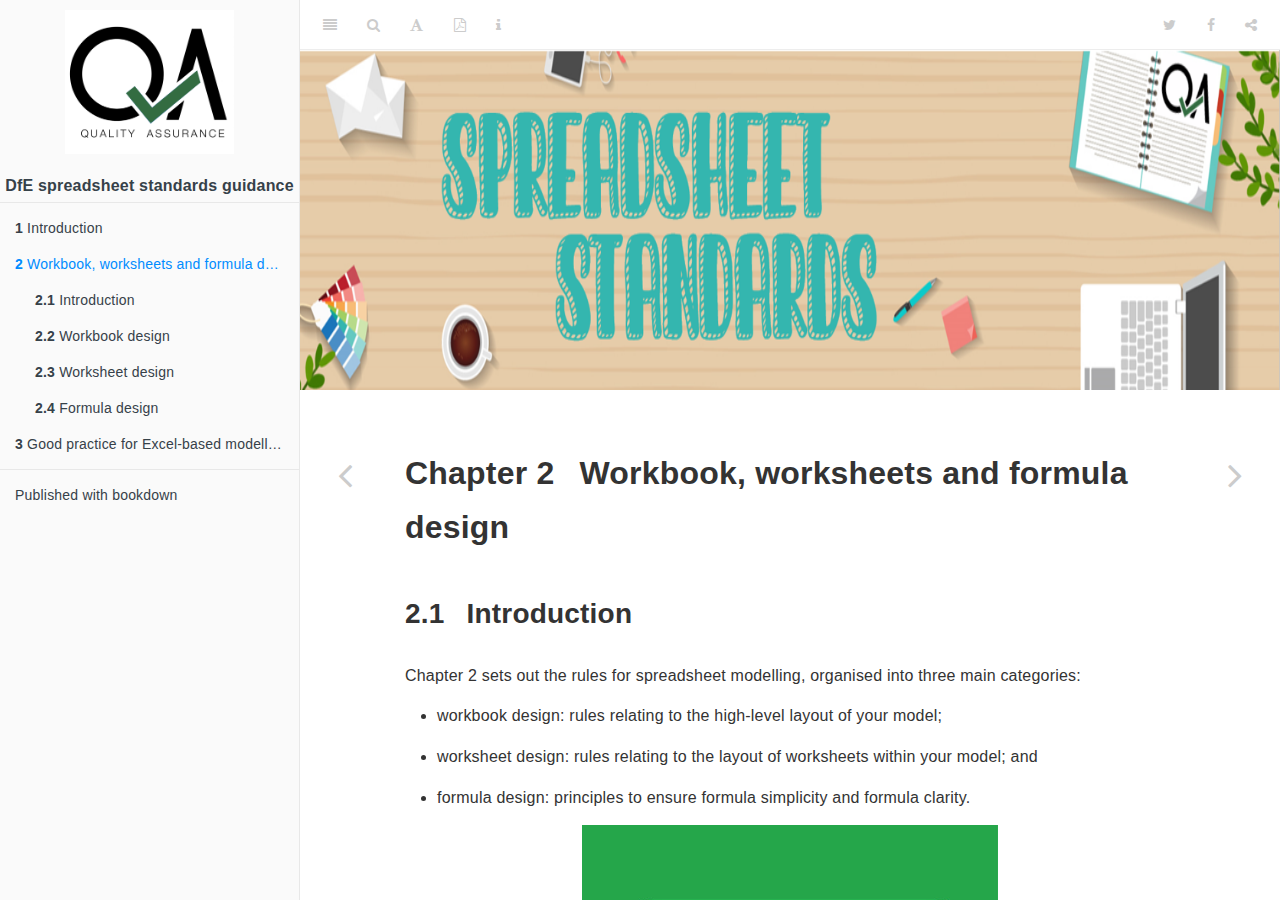
<file: docs/workbook-worksheets-and-formula-design.html>
<!DOCTYPE html>
<html lang="" xml:lang="">
<head>

  <meta charset="utf-8" />
  <meta http-equiv="X-UA-Compatible" content="IE=edge" />
  <title>Chapter 2 Workbook, worksheets and formula design | Spreadsheet standards</title>
  <meta name="description" content="DfE Spreadsheets standards guide" />
  <meta name="generator" content="bookdown 0.21 and GitBook 2.6.7" />

  <meta property="og:title" content="Chapter 2 Workbook, worksheets and formula design | Spreadsheet standards" />
  <meta property="og:type" content="book" />
  
  
  <meta property="og:description" content="DfE Spreadsheets standards guide" />
  

  <meta name="twitter:card" content="summary" />
  <meta name="twitter:title" content="Chapter 2 Workbook, worksheets and formula design | Spreadsheet standards" />
  
  <meta name="twitter:description" content="DfE Spreadsheets standards guide" />
  

<meta name="author" content="Department for Education guidance" />


<meta name="date" content="2021-09-17" />

  <meta name="viewport" content="width=device-width, initial-scale=1" />
  <meta name="apple-mobile-web-app-capable" content="yes" />
  <meta name="apple-mobile-web-app-status-bar-style" content="black" />
  
  <link rel="shortcut icon" href="pictures/qa_logo.png" type="image/x-icon" />
<link rel="prev" href="index.html"/>
<link rel="next" href="good-practice-for-excel-based-modelling.html"/>
<script src="libs/header-attrs-2.7/header-attrs.js"></script>
<script src="libs/jquery-2.2.3/jquery.min.js"></script>
<link href="libs/gitbook-2.6.7/css/style.css" rel="stylesheet" />
<link href="libs/gitbook-2.6.7/css/plugin-table.css" rel="stylesheet" />
<link href="libs/gitbook-2.6.7/css/plugin-bookdown.css" rel="stylesheet" />
<link href="libs/gitbook-2.6.7/css/plugin-highlight.css" rel="stylesheet" />
<link href="libs/gitbook-2.6.7/css/plugin-search.css" rel="stylesheet" />
<link href="libs/gitbook-2.6.7/css/plugin-fontsettings.css" rel="stylesheet" />
<link href="libs/gitbook-2.6.7/css/plugin-clipboard.css" rel="stylesheet" />












<link rel="stylesheet" href="style.css" type="text/css" />
</head>

<body>



  <div class="book without-animation with-summary font-size-2 font-family-1" data-basepath=".">

    <div class="book-summary">
      <nav role="navigation">

<ul class="summary">
<li class="toc-logo"><a href="./"><img src="pictures/qa_logo.png"></a></li>
<center><a><font size="3"><b>DfE spreadsheet standards guidance</b></font></a></center>

<li class="divider"></li>
<li class="chapter" data-level="1" data-path="index.html"><a href="index.html"><i class="fa fa-check"></i><b>1</b> Introduction</a>
<ul>
<li class="chapter" data-level="1.1" data-path="index.html"><a href="index.html#purpose"><i class="fa fa-check"></i><b>1.1</b> Purpose</a></li>
<li class="chapter" data-level="1.2" data-path="index.html"><a href="index.html#design-principles-and-good-practice"><i class="fa fa-check"></i><b>1.2</b> Design principles and good practice</a></li>
<li class="chapter" data-level="1.3" data-path="index.html"><a href="index.html#version-control"><i class="fa fa-check"></i><b>1.3</b> Version control</a></li>
</ul></li>
<li class="chapter" data-level="2" data-path="workbook-worksheets-and-formula-design.html"><a href="workbook-worksheets-and-formula-design.html"><i class="fa fa-check"></i><b>2</b> Workbook, worksheets and formula design</a>
<ul>
<li class="chapter" data-level="2.1" data-path="workbook-worksheets-and-formula-design.html"><a href="workbook-worksheets-and-formula-design.html#introduction-1"><i class="fa fa-check"></i><b>2.1</b> Introduction</a></li>
<li class="chapter" data-level="2.2" data-path="workbook-worksheets-and-formula-design.html"><a href="workbook-worksheets-and-formula-design.html#workbook-design"><i class="fa fa-check"></i><b>2.2</b> Workbook design</a></li>
<li class="chapter" data-level="2.3" data-path="workbook-worksheets-and-formula-design.html"><a href="workbook-worksheets-and-formula-design.html#worksheet-design"><i class="fa fa-check"></i><b>2.3</b> Worksheet design</a></li>
<li class="chapter" data-level="2.4" data-path="workbook-worksheets-and-formula-design.html"><a href="workbook-worksheets-and-formula-design.html#formula-design"><i class="fa fa-check"></i><b>2.4</b> Formula design</a></li>
</ul></li>
<li class="chapter" data-level="3" data-path="good-practice-for-excel-based-modelling.html"><a href="good-practice-for-excel-based-modelling.html"><i class="fa fa-check"></i><b>3</b> Good practice for Excel-based modelling</a>
<ul>
<li class="chapter" data-level="3.1" data-path="good-practice-for-excel-based-modelling.html"><a href="good-practice-for-excel-based-modelling.html#introduction-2"><i class="fa fa-check"></i><b>3.1</b> Introduction</a></li>
<li class="chapter" data-level="3.2" data-path="good-practice-for-excel-based-modelling.html"><a href="good-practice-for-excel-based-modelling.html#good-practice-in-excel"><i class="fa fa-check"></i><b>3.2</b> Good practice in Excel</a></li>
<li class="chapter" data-level="3.3" data-path="good-practice-for-excel-based-modelling.html"><a href="good-practice-for-excel-based-modelling.html#good-practice-spreadsheets"><i class="fa fa-check"></i><b>3.3</b> Good practice spreadsheets</a></li>
<li class="chapter" data-level="3.4" data-path="good-practice-for-excel-based-modelling.html"><a href="good-practice-for-excel-based-modelling.html#useful-links"><i class="fa fa-check"></i><b>3.4</b> Useful links</a></li>
</ul></li>
<li class="divider"></li>
<li><a href="https://github.com/rstudio/bookdown" target="blank">Published with bookdown</a></li>

</ul>

      </nav>
    </div>

    <div class="book-body">
      <div class="body-inner">
        <div class="book-header" role="navigation">
          <h1>
            <i class="fa fa-circle-o-notch fa-spin"></i><a href="./">Spreadsheet standards</a>
          </h1>
        </div>

        <div class="page-wrapper" tabindex="-1" role="main">
          <div class="page-inner">

            <section class="normal" id="section-">
<link href="style.css" rel="stylesheet">
<div class="hero-image-container"> 
  <img class= "hero-image" src="pictures/hero_img.png">
</div>
<div id="workbook-worksheets-and-formula-design" class="section level1" number="2">
<h1><span class="header-section-number">Chapter 2</span> Workbook, worksheets and formula design</h1>
<div id="introduction-1" class="section level2" number="2.1">
<h2><span class="header-section-number">2.1</span> Introduction</h2>
<p>Chapter 2 sets out the rules for spreadsheet modelling, organised into three main categories:</p>
<ul>
<li><p>workbook design: rules relating to the high-level layout of your model;</p></li>
<li><p>worksheet design: rules relating to the layout of worksheets within your model; and</p></li>
<li><p>formula design: principles to ensure formula simplicity and formula clarity.</p></li>
</ul>
<center>
<p><img src="pictures/spreadsheet.jpg" title="Image taken from iStock" /></p>
</center>
</div>
<div id="workbook-design" class="section level2" number="2.2">
<h2><span class="header-section-number">2.2</span> Workbook design</h2>
<p><strong>Group and separate worksheets by type</strong>: You should have four groups/types of worksheets:</p>
<ul>
<li><p>control (e.g. containing check sheets, version control, table of contents, date created);</p></li>
<li><p>foundation (e.g. containing the model’s inputs);</p></li>
<li><p>workings (e.g. containing the model’s calculations); and</p></li>
<li><p>presentation (containing the outputs of the model).</p></li>
</ul>
<center>
<div class="figure">
<img src="pictures/labels.png" title="Grouping worksheets helps to keep the workbook organised" alt="" />
<p class="caption">Using colour coding can help with organising and grouping worksheets.</p>
</div>
</center>
<p>This separation offers numerous advantages; for example, ‘workings’ sheets should not be made ‘pretty’ at the expense of calculation clarity – this can be achieved on ‘presentation’ sheets which are designed to be seen by the commissioning policy customer.</p>
<p>For smaller spreadsheet models, fewer worksheets can be used (e.g. merge the ‘control’ and ‘foundation’ sheets), as long as the layout is the same as a large spreadsheet model with multiple tabs.</p>
<p><strong>All models must have a control sheet (or sheets)</strong>: as a minimum, these should describe the purpose of the model, give the name of the analyst and date of creation, include a table of contents (with description of each sheet), provide details of the quality assurance undertaken, provide a key for any colour coding used, and list model assumptions and caveats.</p>
<center>
<div class="figure">
<img src="pictures/control.png" title="An example of a control sheet" style="width:50.0%" alt="" />
<p class="caption">Control sheet should include details of the model and QA</p>
</div>
</center>
<p><strong>All input assumptions must have a recorded basis</strong>: as a minimum, a full list of assumptions used through the model should be created. For models with a large number of assumptions, consider recording these on a separate control sheet. For the highest risk assumptions, a record of authorisation/sign-off must also be kept.</p>
<center>
<div class="figure">
<img src="pictures/assumptions.png" title="An example of an assumptions sheet" style="width:75.0%" alt="" />
<p class="caption">Colour coding makes it clear which assumptions are hard-coded, and which are determined by formulae.</p>
</div>
</center>
<p><strong>All models must include a version control sheet</strong>: this holds information on the file name, date, name of analyst making the change, sheet on which change is made, details of the change and record of subsequent QA. If a version of the model reflects a particular scenario, include a short description of this scenario in the file name or as a tag to the file. The model should be backed up to Azure DevOps, or saved in Sharepoint. This will allow you to revert to old versions, without needing to have multiple versions of the same document saved.</p>
<center>
<div class="figure">
<img src="pictures/version.png" title="An example of a version log" alt="" />
<p class="caption">A version log helps to keep track of changes that have been made (and who by) and QA that has been done.</p>
</div>
</center>
<p><strong>Input data to the model</strong>: liaise carefully with those supplying inputs to ensure a full appreciation of scope, definitions, etc. As a minimum, record the following information for input data: who supplied it and when, a link (if available, e.g. if it is published data), its level of quality assurance and if/when it requires updating.</p>
<p>Input data in the spreadsheet should be exactly as supplied by the supplier; modellers should not be making manual adjustments to supplied data and any amendments should be done by auditable formulae within the model, not prior to the data going into the spreadsheet.</p>
<center>
<div class="figure">
<img src="pictures/cleaning.png" title="Cleaning data" alt="" />
<p class="caption">Data should not be deleted or overwritten - cleaned data should be saved separately.</p>
</div>
</center>
<p><strong>Distinguish model imports from model exports</strong>: the approach here will be different depending on the size of your model (e.g. colour coding of cells within sheet versus separate tabs). Colour coding of cells/tabs can either be agreed within teams/units/divisions, or simply described on an information sheet so that it can be understood. Do be mindful of colleagues with visual impairments.</p>
<p><strong>Where possible, use a consistent time ruler (e.g. monthly, quarterly) across or down all sheets</strong>: adherence to this rule will do nothing for calculation speed, but will significantly improve the readability of the model and the likelihood of detecting logical errors.</p>
<p><strong>Presentation Sheets</strong>: must clearly and effectively present the results of the analysis. Ensure that final outputs and the input data/assumptions behind them do not become decoupled. Consider the audience for these sheets.</p>
<p>If the model or presentational sheets are to be published, then the output must comply with Departmental accessibility standards.</p>
<center>
<div class="figure">
<img src="pictures/results.png" title="An example of a results tab." alt="" />
<p class="caption">Results tab for a piece of research. The figures are pulled in from the calculations tab, and then used to create a chart. Auto-checks are implemented to ensure that rows add up to expected number (i.e. figures are being pulled in correctly).</p>
</div>
</center>
<p><strong>Avoid splitting a model across multiple workbooks</strong>: under certain circumstances, this will be unavoidable; for example, short lead times can necessitate individual modellers working in parallel on separate elements of the model. If data is passed between workbooks, clearly identify imports and exports. Naming links to external files will ensure your model tracks any changes to the location of data in the external file.</p>
</div>
<div id="worksheet-design" class="section level2" number="2.3">
<h2><span class="header-section-number">2.3</span> Worksheet design</h2>
<p><strong>Each column should have a single purpose</strong>: particularly in models containing a large number of rows, a reviewer should be able to read the formula in the top cell and assume this is consistent all the way to the bottom (i.e. avoid a mix of different formulas and hardcoded values). Any exceptions to this must be clearly marked. And this does not over-ride the need for quality assurers to check sums at the bottom of columns or end of rows to ensure formulas are working.</p>
<center>
<div class="figure">
<img src="pictures/workbook.png" title="Worksheet example." style="width:50.0%" alt="" />
<p class="caption">A straightforward example of a worksheet. The dates are all formatted the same. The category is chosen from a drop down list. The % is worked out via a formula, which is consistent throughout the column. The total over the percentages gives assurance that the formula used is correct.</p>
</div>
</center>
<p><strong>Provide a clear and unique label for every column which is intuitive for a new user and includes the unit</strong>: some calculation steps can be difficult to describe, but investing the time will reduce the risk of making faulty assumptions and assist the reviewer at a later stage. In addition, being consistent in labelling conventions will assist in using global find and replace if column labels require updating.</p>
<p><strong>Avoid unnecessary columns of data</strong>: if a column of data does not impact on calculations/aid the building of the model, review its inclusion.</p>
<p><strong>Avoid hiding rows, columns and worksheets</strong>: generally, any data used in calculations should not be hidden. This is permissible during the model development stage, but not if a model is going to be shared with others.</p>
<p><strong>Calculation order on ‘workings’ sheets should flow left to right and top to bottom</strong>: it is extremely helpful for a model reviewer to be able to assume that ‘reading order equals calculation order’. Any exceptions to this should be minimised and clearly marked.</p>
<center>
<div class="figure">
<img src="pictures/adding.png" title="Calculations should flow left to right." style="width:50.0%" alt="" />
<p class="caption">In this simple example, the columns are arranged so that the calculation flows from left to right, i.e. 320+4000=4320.</p>
</div>
</center>
<p><strong>Use auto-checks wherever possible</strong>: for example, check that row and column totals are consistent across worksheets. Consider use of a single check sheet which holds all checks of internal consistency and uses conditional formatting to identify errors.</p>
</div>
<div id="formula-design" class="section level2" number="2.4">
<h2><span class="header-section-number">2.4</span> Formula design</h2>
<p><strong>Keep formulas as simple and efficient as possible</strong>: if possible, break down very complex, multi-line formulas into smaller parts to aid the reviewer (smaller calculation steps may be required if you cannot explain a formula in a short amount of time). However, complex design is sometimes necessary, particularly when increasing model automation, in such cases, also add comments to help somebody else picking up the model.</p>
<center>
<div class="figure">
<img src="pictures/formula_complicated.png" title="A spreadsheet with lots of calculations done in a single step." style="width:80.0%" alt="" />
<p class="caption">Trying to do several different calculations in one go can lead to some complicated formulae.</p>
</div>
<img src="pictures/formula_easy.png" title="fig:A spreadsheet with calculations split over several rows." style="width:80.0%" alt="Splitting calculations up into steps makes the process much easier to follow." />
</center>
<p><strong>If possible, use a limited set of Excel functions in the model</strong>: avoid functions where the logic is difficult to follow.</p>
<p><strong>If possible, avoid Excel functions that are sensitive to structural changes in the model</strong>: some functions (e.g. VLOOKUP and HLOOKUP) can stop functioning as desired because of the insertion or deletion of a row or column and alternative functions (e.g. INDEX-MATCH) should be considered if the spreadsheet is likely to experience structural changes.</p>
<p><strong>Minimise use of nested IF statements and array/CSE (CTRL+SHIFT+ENTER) formulas</strong>: nested IF statements are difficult to de-code, reduce a model’s transparency and multiple combinations are often not properly tested. Large array/CSE formulas can slow down calculations and can be difficult to understand – use if the steps required to avoid using an array add unnecessary complexity. Single-cell array formulas are less error prone than multi-cell array formulas.</p>
<center>
<div class="figure">
<img src="pictures/nested_if_complicated.png" title="A spreadsheet that uses nested IF statements can be complicated." style="width:80.0%" alt="" />
<p class="caption">Using nested IF statements to calculate to maximum change between two years can result in a complicated formula.</p>
</div>
<div class="figure">
<img src="pictures/nested_if_easy.png" title="A spreadsheet using an alternative formula to avoid nested IF statements." style="width:80.0%" alt="" />
<p class="caption">There is an easier way to do the same thing using the MAX and ABS functions.</p>
</div>
</center>
<p><strong>Avoid embedding constants in formulas</strong>: this can conceal a model assumption and reduce a model’s flexibility. Instead, enter the constant in a clearly labelled cell, and link formulas to this cell. Then, if you need to, by changing one cell, the constant is changed across all linked cells. In certain cases, however, embedding constants is permissible where they cannot be changed (e.g. 12 for months in a year).</p>
<p><strong>Reserve use of the ROUND function for the ‘Presentation’ sheets</strong>: perform all calculations on unrounded values.</p>
<p><strong>Avoid using unnecessary parentheses in formulas</strong>: unless they improve formula clarity or are mathematically necessary.</p>
<p><strong>Do not use current sheet references in formulas</strong>: these lead to cumbersome formulas which are harder to review.</p>
<p><strong>When switching signs, use ‘-1 * a’ rather than ‘-a’</strong>: this makes the sign switch as obvious as possible to the model reviewer.</p>
<p><strong>VBA/Excel macros</strong>: only use if they add significant value to the model or are necessary (e.g. iterative calculations). Any code must be clearly commented and there must be sufficient capability within the team/unit/division for quality assurance.</p>

</div>
</div>
            </section>

          </div>
        </div>
      </div>
<a href="index.html" class="navigation navigation-prev " aria-label="Previous page"><i class="fa fa-angle-left"></i></a>
<a href="good-practice-for-excel-based-modelling.html" class="navigation navigation-next " aria-label="Next page"><i class="fa fa-angle-right"></i></a>
    </div>
  </div>
<script src="libs/gitbook-2.6.7/js/app.min.js"></script>
<script src="libs/gitbook-2.6.7/js/lunr.js"></script>
<script src="libs/gitbook-2.6.7/js/clipboard.min.js"></script>
<script src="libs/gitbook-2.6.7/js/plugin-search.js"></script>
<script src="libs/gitbook-2.6.7/js/plugin-sharing.js"></script>
<script src="libs/gitbook-2.6.7/js/plugin-fontsettings.js"></script>
<script src="libs/gitbook-2.6.7/js/plugin-bookdown.js"></script>
<script src="libs/gitbook-2.6.7/js/jquery.highlight.js"></script>
<script src="libs/gitbook-2.6.7/js/plugin-clipboard.js"></script>
<script>
gitbook.require(["gitbook"], function(gitbook) {
gitbook.start({
"sharing": {
"github": false,
"facebook": true,
"twitter": true,
"linkedin": false,
"weibo": false,
"instapaper": false,
"vk": false,
"all": ["facebook", "twitter", "linkedin", "weibo", "instapaper"]
},
"fontsettings": {
"theme": "white",
"family": "sans",
"size": 2
},
"edit": {
"link": null,
"text": null
},
"history": {
"link": null,
"text": null
},
"view": {
"link": null,
"text": null
},
"download": [["Spreadsheet-Standards.pdf", "PDF"]],
"toc": {
"collapse": "section"
}
});
});
</script>

</body>

</html>
</file>
<file: docs/libs/gitbook-2.6.7/css/plugin-table.css>
.book .book-body .page-wrapper .page-inner section.normal table{display:table;width:100%;border-collapse:collapse;border-spacing:0;overflow:auto}.book .book-body .page-wrapper .page-inner section.normal table td,.book .book-body .page-wrapper .page-inner section.normal table th{padding:6px 13px;border:1px solid #ddd}.book .book-body .page-wrapper .page-inner section.normal table tr{background-color:#fff;border-top:1px solid #ccc}.book .book-body .page-wrapper .page-inner section.normal table tr:nth-child(2n){background-color:#f8f8f8}.book .book-body .page-wrapper .page-inner section.normal table th{font-weight:700}
</file>
<file: docs/libs/gitbook-2.6.7/css/plugin-bookdown.css>
.book .book-header h1 {
  padding-left: 20px;
  padding-right: 20px;
}
.book .book-header.fixed {
  position: fixed;
  right: 0;
  top: 0;
  left: 0;
  border-bottom: 1px solid rgba(0,0,0,.07);
}
span.search-highlight {
  background-color: #ffff88;
}
@media (min-width: 600px) {
  .book.with-summary .book-header.fixed {
    left: 300px;
  }
}
@media (max-width: 1240px) {
  .book .book-body.fixed {
    top: 50px;
  }
  .book .book-body.fixed .body-inner {
    top: auto;
  }
}
@media (max-width: 600px) {
  .book.with-summary .book-header.fixed {
    left: calc(100% - 60px);
    min-width: 300px;
  }
  .book.with-summary .book-body {
    transform: none;
    left: calc(100% - 60px);
    min-width: 300px;
  }
  .book .book-body.fixed {
    top: 0;
  }
}

.book .book-body.fixed .body-inner {
  top: 50px;
}
.book .book-body .page-wrapper .page-inner section.normal sub, .book .book-body .page-wrapper .page-inner section.normal sup {
  font-size: 85%;
}

@media print {
  .book .book-summary, .book .book-body .book-header, .fa {
    display: none !important;
  }
  .book .book-body.fixed {
    left: 0px;
  }
  .book .book-body,.book .book-body .body-inner, .book.with-summary {
    overflow: visible !important;
  }
}
.kable_wrapper {
  border-spacing: 20px 0;
  border-collapse: separate;
  border: none;
  margin: auto;
}
.kable_wrapper > tbody > tr > td {
  vertical-align: top;
}
.book .book-body .page-wrapper .page-inner section.normal table tr.header {
  border-top-width: 2px;
}
.book .book-body .page-wrapper .page-inner section.normal table tr:last-child td {
  border-bottom-width: 2px;
}
.book .book-body .page-wrapper .page-inner section.normal table td, .book .book-body .page-wrapper .page-inner section.normal table th {
  border-left: none;
  border-right: none;
}
.book .book-body .page-wrapper .page-inner section.normal table.kable_wrapper > tbody > tr, .book .book-body .page-wrapper .page-inner section.normal table.kable_wrapper > tbody > tr > td {
  border-top: none;
}
.book .book-body .page-wrapper .page-inner section.normal table.kable_wrapper > tbody > tr:last-child > td {
    border-bottom: none;
}

div.theorem, div.lemma, div.corollary, div.proposition, div.conjecture {
  font-style: italic;
}
span.theorem, span.lemma, span.corollary, span.proposition, span.conjecture {
  font-style: normal;
}
div.proof>*:last-child:after {
  content: "\25a2";
  float: right;
}
.header-section-number {
  padding-right: .5em;
}
</file>
<file: docs/libs/gitbook-2.6.7/css/plugin-highlight.css>
.book .book-body .page-wrapper .page-inner section.normal pre,
.book .book-body .page-wrapper .page-inner section.normal code {
  /* http://jmblog.github.com/color-themes-for-google-code-highlightjs */
  /* Tomorrow Comment */
  /* Tomorrow Red */
  /* Tomorrow Orange */
  /* Tomorrow Yellow */
  /* Tomorrow Green */
  /* Tomorrow Aqua */
  /* Tomorrow Blue */
  /* Tomorrow Purple */
}
.book .book-body .page-wrapper .page-inner section.normal pre .hljs-comment,
.book .book-body .page-wrapper .page-inner section.normal code .hljs-comment,
.book .book-body .page-wrapper .page-inner section.normal pre .hljs-title,
.book .book-body .page-wrapper .page-inner section.normal code .hljs-title {
  color: #8e908c;
}
.book .book-body .page-wrapper .page-inner section.normal pre .hljs-variable,
.book .book-body .page-wrapper .page-inner section.normal code .hljs-variable,
.book .book-body .page-wrapper .page-inner section.normal pre .hljs-attribute,
.book .book-body .page-wrapper .page-inner section.normal code .hljs-attribute,
.book .book-body .page-wrapper .page-inner section.normal pre .hljs-tag,
.book .book-body .page-wrapper .page-inner section.normal code .hljs-tag,
.book .book-body .page-wrapper .page-inner section.normal pre .hljs-regexp,
.book .book-body .page-wrapper .page-inner section.normal code .hljs-regexp,
.book .book-body .page-wrapper .page-inner section.normal pre .ruby .hljs-constant,
.book .book-body .page-wrapper .page-inner section.normal code .ruby .hljs-constant,
.book .book-body .page-wrapper .page-inner section.normal pre .xml .hljs-tag .hljs-title,
.book .book-body .page-wrapper .page-inner section.normal code .xml .hljs-tag .hljs-title,
.book .book-body .page-wrapper .page-inner section.normal pre .xml .hljs-pi,
.book .book-body .page-wrapper .page-inner section.normal code .xml .hljs-pi,
.book .book-body .page-wrapper .page-inner section.normal pre .xml .hljs-doctype,
.book .book-body .page-wrapper .page-inner section.normal code .xml .hljs-doctype,
.book .book-body .page-wrapper .page-inner section.normal pre .html .hljs-doctype,
.book .book-body .page-wrapper .page-inner section.normal code .html .hljs-doctype,
.book .book-body .page-wrapper .page-inner section.normal pre .css .hljs-id,
.book .book-body .page-wrapper .page-inner section.normal code .css .hljs-id,
.book .book-body .page-wrapper .page-inner section.normal pre .css .hljs-class,
.book .book-body .page-wrapper .page-inner section.normal code .css .hljs-class,
.book .book-body .page-wrapper .page-inner section.normal pre .css .hljs-pseudo,
.book .book-body .page-wrapper .page-inner section.normal code .css .hljs-pseudo {
  color: #c82829;
}
.book .book-body .page-wrapper .page-inner section.normal pre .hljs-number,
.book .book-body .page-wrapper .page-inner section.normal code .hljs-number,
.book .book-body .page-wrapper .page-inner section.normal pre .hljs-preprocessor,
.book .book-body .page-wrapper .page-inner section.normal code .hljs-preprocessor,
.book .book-body .page-wrapper .page-inner section.normal pre .hljs-pragma,
.book .book-body .page-wrapper .page-inner section.normal code .hljs-pragma,
.book .book-body .page-wrapper .page-inner section.normal pre .hljs-built_in,
.book .book-body .page-wrapper .page-inner section.normal code .hljs-built_in,
.book .book-body .page-wrapper .page-inner section.normal pre .hljs-literal,
.book .book-body .page-wrapper .page-inner section.normal code .hljs-literal,
.book .book-body .page-wrapper .page-inner section.normal pre .hljs-params,
.book .book-body .page-wrapper .page-inner section.normal code .hljs-params,
.book .book-body .page-wrapper .page-inner section.normal pre .hljs-constant,
.book .book-body .page-wrapper .page-inner section.normal code .hljs-constant {
  color: #f5871f;
}
.book .book-body .page-wrapper .page-inner section.normal pre .ruby .hljs-class .hljs-title,
.book .book-body .page-wrapper .page-inner section.normal code .ruby .hljs-class .hljs-title,
.book .book-body .page-wrapper .page-inner section.normal pre .css .hljs-rules .hljs-attribute,
.book .book-body .page-wrapper .page-inner section.normal code .css .hljs-rules .hljs-attribute {
  color: #eab700;
}
.book .book-body .page-wrapper .page-inner section.normal pre .hljs-string,
.book .book-body .page-wrapper .page-inner section.normal code .hljs-string,
.book .book-body .page-wrapper .page-inner section.normal pre .hljs-value,
.book .book-body .page-wrapper .page-inner section.normal code .hljs-value,
.book .book-body .page-wrapper .page-inner section.normal pre .hljs-inheritance,
.book .book-body .page-wrapper .page-inner section.normal code .hljs-inheritance,
.book .book-body .page-wrapper .page-inner section.normal pre .hljs-header,
.book .book-body .page-wrapper .page-inner section.normal code .hljs-header,
.book .book-body .page-wrapper .page-inner section.normal pre .ruby .hljs-symbol,
.book .book-body .page-wrapper .page-inner section.normal code .ruby .hljs-symbol,
.book .book-body .page-wrapper .page-inner section.normal pre .xml .hljs-cdata,
.book .book-body .page-wrapper .page-inner section.normal code .xml .hljs-cdata {
  color: #718c00;
}
.book .book-body .page-wrapper .page-inner section.normal pre .css .hljs-hexcolor,
.book .book-body .page-wrapper .page-inner section.normal code .css .hljs-hexcolor {
  color: #3e999f;
}
.book .book-body .page-wrapper .page-inner section.normal pre .hljs-function,
.book .book-body .page-wrapper .page-inner section.normal code .hljs-function,
.book .book-body .page-wrapper .page-inner section.normal pre .python .hljs-decorator,
.book .book-body .page-wrapper .page-inner section.normal code .python .hljs-decorator,
.book .book-body .page-wrapper .page-inner section.normal pre .python .hljs-title,
.book .book-body .page-wrapper .page-inner section.normal code .python .hljs-title,
.book .book-body .page-wrapper .page-inner section.normal pre .ruby .hljs-function .hljs-title,
.book .book-body .page-wrapper .page-inner section.normal code .ruby .hljs-function .hljs-title,
.book .book-body .page-wrapper .page-inner section.normal pre .ruby .hljs-title .hljs-keyword,
.book .book-body .page-wrapper .page-inner section.normal code .ruby .hljs-title .hljs-keyword,
.book .book-body .page-wrapper .page-inner section.normal pre .perl .hljs-sub,
.book .book-body .page-wrapper .page-inner section.normal code .perl .hljs-sub,
.book .book-body .page-wrapper .page-inner section.normal pre .javascript .hljs-title,
.book .book-body .page-wrapper .page-inner section.normal code .javascript .hljs-title,
.book .book-body .page-wrapper .page-inner section.normal pre .coffeescript .hljs-title,
.book .book-body .page-wrapper .page-inner section.normal code .coffeescript .hljs-title {
  color: #4271ae;
}
.book .book-body .page-wrapper .page-inner section.normal pre .hljs-keyword,
.book .book-body .page-wrapper .page-inner section.normal code .hljs-keyword,
.book .book-body .page-wrapper .page-inner section.normal pre .javascript .hljs-function,
.book .book-body .page-wrapper .page-inner section.normal code .javascript .hljs-function {
  color: #8959a8;
}
.book .book-body .page-wrapper .page-inner section.normal pre .hljs,
.book .book-body .page-wrapper .page-inner section.normal code .hljs {
  display: block;
  background: white;
  color: #4d4d4c;
  padding: 0.5em;
}
.book .book-body .page-wrapper .page-inner section.normal pre .coffeescript .javascript,
.book .book-body .page-wrapper .page-inner section.normal code .coffeescript .javascript,
.book .book-body .page-wrapper .page-inner section.normal pre .javascript .xml,
.book .book-body .page-wrapper .page-inner section.normal code .javascript .xml,
.book .book-body .page-wrapper .page-inner section.normal pre .tex .hljs-formula,
.book .book-body .page-wrapper .page-inner section.normal code .tex .hljs-formula,
.book .book-body .page-wrapper .page-inner section.normal pre .xml .javascript,
.book .book-body .page-wrapper .page-inner section.normal code .xml .javascript,
.book .book-body .page-wrapper .page-inner section.normal pre .xml .vbscript,
.book .book-body .page-wrapper .page-inner section.normal code .xml .vbscript,
.book .book-body .page-wrapper .page-inner section.normal pre .xml .css,
.book .book-body .page-wrapper .page-inner section.normal code .xml .css,
.book .book-body .page-wrapper .page-inner section.normal pre .xml .hljs-cdata,
.book .book-body .page-wrapper .page-inner section.normal code .xml .hljs-cdata {
  opacity: 0.5;
}
.book.color-theme-1 .book-body .page-wrapper .page-inner section.normal pre,
.book.color-theme-1 .book-body .page-wrapper .page-inner section.normal code {
  /*

Orginal Style from ethanschoonover.com/solarized (c) Jeremy Hull <sourdrums@gmail.com>

*/
  /* Solarized Green */
  /* Solarized Cyan */
  /* Solarized Blue */
  /* Solarized Yellow */
  /* Solarized Orange */
  /* Solarized Red */
  /* Solarized Violet */
}
.book.color-theme-1 .book-body .page-wrapper .page-inner section.normal pre .hljs,
.book.color-theme-1 .book-body .page-wrapper .page-inner section.normal code .hljs {
  display: block;
  padding: 0.5em;
  background: #fdf6e3;
  color: #657b83;
}
.book.color-theme-1 .book-body .page-wrapper .page-inner section.normal pre .hljs-comment,
.book.color-theme-1 .book-body .page-wrapper .page-inner section.normal code .hljs-comment,
.book.color-theme-1 .book-body .page-wrapper .page-inner section.normal pre .hljs-template_comment,
.book.color-theme-1 .book-body .page-wrapper .page-inner section.normal code .hljs-template_comment,
.book.color-theme-1 .book-body .page-wrapper .page-inner section.normal pre .diff .hljs-header,
.book.color-theme-1 .book-body .page-wrapper .page-inner section.normal code .diff .hljs-header,
.book.color-theme-1 .book-body .page-wrapper .page-inner section.normal pre .hljs-doctype,
.book.color-theme-1 .book-body .page-wrapper .page-inner section.normal code .hljs-doctype,
.book.color-theme-1 .book-body .page-wrapper .page-inner section.normal pre .hljs-pi,
.book.color-theme-1 .book-body .page-wrapper .page-inner section.normal code .hljs-pi,
.book.color-theme-1 .book-body .page-wrapper .page-inner section.normal pre .lisp .hljs-string,
.book.color-theme-1 .book-body .page-wrapper .page-inner section.normal code .lisp .hljs-string,
.book.color-theme-1 .book-body .page-wrapper .page-inner section.normal pre .hljs-javadoc,
.book.color-theme-1 .book-body .page-wrapper .page-inner section.normal code .hljs-javadoc {
  color: #93a1a1;
}
.book.color-theme-1 .book-body .page-wrapper .page-inner section.normal pre .hljs-keyword,
.book.color-theme-1 .book-body .page-wrapper .page-inner section.normal code .hljs-keyword,
.book.color-theme-1 .book-body .page-wrapper .page-inner section.normal pre .hljs-winutils,
.book.color-theme-1 .book-body .page-wrapper .page-inner section.normal code .hljs-winutils,
.book.color-theme-1 .book-body .page-wrapper .page-inner section.normal pre .method,
.book.color-theme-1 .book-body .page-wrapper .page-inner section.normal code .method,
.book.color-theme-1 .book-body .page-wrapper .page-inner section.normal pre .hljs-addition,
.book.color-theme-1 .book-body .page-wrapper .page-inner section.normal code .hljs-addition,
.book.color-theme-1 .book-body .page-wrapper .page-inner section.normal pre .css .hljs-tag,
.book.color-theme-1 .book-body .page-wrapper .page-inner section.normal code .css .hljs-tag,
.book.color-theme-1 .book-body .page-wrapper .page-inner section.normal pre .hljs-request,
.book.color-theme-1 .book-body .page-wrapper .page-inner section.normal code .hljs-request,
.book.color-theme-1 .book-body .page-wrapper .page-inner section.normal pre .hljs-status,
.book.color-theme-1 .book-body .page-wrapper .page-inner section.normal code .hljs-status,
.book.color-theme-1 .book-body .page-wrapper .page-inner section.normal pre .nginx .hljs-title,
.book.color-theme-1 .book-body .page-wrapper .page-inner section.normal code .nginx .hljs-title {
  color: #859900;
}
.book.color-theme-1 .book-body .page-wrapper .page-inner section.normal pre .hljs-number,
.book.color-theme-1 .book-body .page-wrapper .page-inner section.normal code .hljs-number,
.book.color-theme-1 .book-body .page-wrapper .page-inner section.normal pre .hljs-command,
.book.color-theme-1 .book-body .page-wrapper .page-inner section.normal code .hljs-command,
.book.color-theme-1 .book-body .page-wrapper .page-inner section.normal pre .hljs-string,
.book.color-theme-1 .book-body .page-wrapper .page-inner section.normal code .hljs-string,
.book.color-theme-1 .book-body .page-wrapper .page-inner section.normal pre .hljs-tag .hljs-value,
.book.color-theme-1 .book-body .page-wrapper .page-inner section.normal code .hljs-tag .hljs-value,
.book.color-theme-1 .book-body .page-wrapper .page-inner section.normal pre .hljs-rules .hljs-value,
.book.color-theme-1 .book-body .page-wrapper .page-inner section.normal code .hljs-rules .hljs-value,
.book.color-theme-1 .book-body .page-wrapper .page-inner section.normal pre .hljs-phpdoc,
.book.color-theme-1 .book-body .page-wrapper .page-inner section.normal code .hljs-phpdoc,
.book.color-theme-1 .book-body .page-wrapper .page-inner section.normal pre .tex .hljs-formula,
.book.color-theme-1 .book-body .page-wrapper .page-inner section.normal code .tex .hljs-formula,
.book.color-theme-1 .book-body .page-wrapper .page-inner section.normal pre .hljs-regexp,
.book.color-theme-1 .book-body .page-wrapper .page-inner section.normal code .hljs-regexp,
.book.color-theme-1 .book-body .page-wrapper .page-inner section.normal pre .hljs-hexcolor,
.book.color-theme-1 .book-body .page-wrapper .page-inner section.normal code .hljs-hexcolor,
.book.color-theme-1 .book-body .page-wrapper .page-inner section.normal pre .hljs-link_url,
.book.color-theme-1 .book-body .page-wrapper .page-inner section.normal code .hljs-link_url {
  color: #2aa198;
}
.book.color-theme-1 .book-body .page-wrapper .page-inner section.normal pre .hljs-title,
.book.color-theme-1 .book-body .page-wrapper .page-inner section.normal code .hljs-title,
.book.color-theme-1 .book-body .page-wrapper .page-inner section.normal pre .hljs-localvars,
.book.color-theme-1 .book-body .page-wrapper .page-inner section.normal code .hljs-localvars,
.book.color-theme-1 .book-body .page-wrapper .page-inner section.normal pre .hljs-chunk,
.book.color-theme-1 .book-body .page-wrapper .page-inner section.normal code .hljs-chunk,
.book.color-theme-1 .book-body .page-wrapper .page-inner section.normal pre .hljs-decorator,
.book.color-theme-1 .book-body .page-wrapper .page-inner section.normal code .hljs-decorator,
.book.color-theme-1 .book-body .page-wrapper .page-inner section.normal pre .hljs-built_in,
.book.color-theme-1 .book-body .page-wrapper .page-inner section.normal code .hljs-built_in,
.book.color-theme-1 .book-body .page-wrapper .page-inner section.normal pre .hljs-identifier,
.book.color-theme-1 .book-body .page-wrapper .page-inner section.normal code .hljs-identifier,
.book.color-theme-1 .book-body .page-wrapper .page-inner section.normal pre .vhdl .hljs-literal,
.book.color-theme-1 .book-body .page-wrapper .page-inner section.normal code .vhdl .hljs-literal,
.book.color-theme-1 .book-body .page-wrapper .page-inner section.normal pre .hljs-id,
.book.color-theme-1 .book-body .page-wrapper .page-inner section.normal code .hljs-id,
.book.color-theme-1 .book-body .page-wrapper .page-inner section.normal pre .css .hljs-function,
.book.color-theme-1 .book-body .page-wrapper .page-inner section.normal code .css .hljs-function {
  color: #268bd2;
}
.book.color-theme-1 .book-body .page-wrapper .page-inner section.normal pre .hljs-attribute,
.book.color-theme-1 .book-body .page-wrapper .page-inner section.normal code .hljs-attribute,
.book.color-theme-1 .book-body .page-wrapper .page-inner section.normal pre .hljs-variable,
.book.color-theme-1 .book-body .page-wrapper .page-inner section.normal code .hljs-variable,
.book.color-theme-1 .book-body .page-wrapper .page-inner section.normal pre .lisp .hljs-body,
.book.color-theme-1 .book-body .page-wrapper .page-inner section.normal code .lisp .hljs-body,
.book.color-theme-1 .book-body .page-wrapper .page-inner section.normal pre .smalltalk .hljs-number,
.book.color-theme-1 .book-body .page-wrapper .page-inner section.normal code .smalltalk .hljs-number,
.book.color-theme-1 .book-body .page-wrapper .page-inner section.normal pre .hljs-constant,
.book.color-theme-1 .book-body .page-wrapper .page-inner section.normal code .hljs-constant,
.book.color-theme-1 .book-body .page-wrapper .page-inner section.normal pre .hljs-class .hljs-title,
.book.color-theme-1 .book-body .page-wrapper .page-inner section.normal code .hljs-class .hljs-title,
.book.color-theme-1 .book-body .page-wrapper .page-inner section.normal pre .hljs-parent,
.book.color-theme-1 .book-body .page-wrapper .page-inner section.normal code .hljs-parent,
.book.color-theme-1 .book-body .page-wrapper .page-inner section.normal pre .haskell .hljs-type,
.book.color-theme-1 .book-body .page-wrapper .page-inner section.normal code .haskell .hljs-type,
.book.color-theme-1 .book-body .page-wrapper .page-inner section.normal pre .hljs-link_reference,
.book.color-theme-1 .book-body .page-wrapper .page-inner section.normal code .hljs-link_reference {
  color: #b58900;
}
.book.color-theme-1 .book-body .page-wrapper .page-inner section.normal pre .hljs-preprocessor,
.book.color-theme-1 .book-body .page-wrapper .page-inner section.normal code .hljs-preprocessor,
.book.color-theme-1 .book-body .page-wrapper .page-inner section.normal pre .hljs-preprocessor .hljs-keyword,
.book.color-theme-1 .book-body .page-wrapper .page-inner section.normal code .hljs-preprocessor .hljs-keyword,
.book.color-theme-1 .book-body .page-wrapper .page-inner section.normal pre .hljs-pragma,
.book.color-theme-1 .book-body .page-wrapper .page-inner section.normal code .hljs-pragma,
.book.color-theme-1 .book-body .page-wrapper .page-inner section.normal pre .hljs-shebang,
.book.color-theme-1 .book-body .page-wrapper .page-inner section.normal code .hljs-shebang,
.book.color-theme-1 .book-body .page-wrapper .page-inner section.normal pre .hljs-symbol,
.book.color-theme-1 .book-body .page-wrapper .page-inner section.normal code .hljs-symbol,
.book.color-theme-1 .book-body .page-wrapper .page-inner section.normal pre .hljs-symbol .hljs-string,
.book.color-theme-1 .book-body .page-wrapper .page-inner section.normal code .hljs-symbol .hljs-string,
.book.color-theme-1 .book-body .page-wrapper .page-inner section.normal pre .diff .hljs-change,
.book.color-theme-1 .book-body .page-wrapper .page-inner section.normal code .diff .hljs-change,
.book.color-theme-1 .book-body .page-wrapper .page-inner section.normal pre .hljs-special,
.book.color-theme-1 .book-body .page-wrapper .page-inner section.normal code .hljs-special,
.book.color-theme-1 .book-body .page-wrapper .page-inner section.normal pre .hljs-attr_selector,
.book.color-theme-1 .book-body .page-wrapper .page-inner section.normal code .hljs-attr_selector,
.book.color-theme-1 .book-body .page-wrapper .page-inner section.normal pre .hljs-subst,
.book.color-theme-1 .book-body .page-wrapper .page-inner section.normal code .hljs-subst,
.book.color-theme-1 .book-body .page-wrapper .page-inner section.normal pre .hljs-cdata,
.book.color-theme-1 .book-body .page-wrapper .page-inner section.normal code .hljs-cdata,
.book.color-theme-1 .book-body .page-wrapper .page-inner section.normal pre .clojure .hljs-title,
.book.color-theme-1 .book-body .page-wrapper .page-inner section.normal code .clojure .hljs-title,
.book.color-theme-1 .book-body .page-wrapper .page-inner section.normal pre .css .hljs-pseudo,
.book.color-theme-1 .book-body .page-wrapper .page-inner section.normal code .css .hljs-pseudo,
.book.color-theme-1 .book-body .page-wrapper .page-inner section.normal pre .hljs-header,
.book.color-theme-1 .book-body .page-wrapper .page-inner section.normal code .hljs-header {
  color: #cb4b16;
}
.book.color-theme-1 .book-body .page-wrapper .page-inner section.normal pre .hljs-deletion,
.book.color-theme-1 .book-body .page-wrapper .page-inner section.normal code .hljs-deletion,
.book.color-theme-1 .book-body .page-wrapper .page-inner section.normal pre .hljs-important,
.book.color-theme-1 .book-body .page-wrapper .page-inner section.normal code .hljs-important {
  color: #dc322f;
}
.book.color-theme-1 .book-body .page-wrapper .page-inner section.normal pre .hljs-link_label,
.book.color-theme-1 .book-body .page-wrapper .page-inner section.normal code .hljs-link_label {
  color: #6c71c4;
}
.book.color-theme-1 .book-body .page-wrapper .page-inner section.normal pre .tex .hljs-formula,
.book.color-theme-1 .book-body .page-wrapper .page-inner section.normal code .tex .hljs-formula {
  background: #eee8d5;
}
.book.color-theme-2 .book-body .page-wrapper .page-inner section.normal pre,
.book.color-theme-2 .book-body .page-wrapper .page-inner section.normal code {
  /* Tomorrow Night Bright Theme */
  /* Original theme - https://github.com/chriskempson/tomorrow-theme */
  /* http://jmblog.github.com/color-themes-for-google-code-highlightjs */
  /* Tomorrow Comment */
  /* Tomorrow Red */
  /* Tomorrow Orange */
  /* Tomorrow Yellow */
  /* Tomorrow Green */
  /* Tomorrow Aqua */
  /* Tomorrow Blue */
  /* Tomorrow Purple */
}
.book.color-theme-2 .book-body .page-wrapper .page-inner section.normal pre .hljs-comment,
.book.color-theme-2 .book-body .page-wrapper .page-inner section.normal code .hljs-comment,
.book.color-theme-2 .book-body .page-wrapper .page-inner section.normal pre .hljs-title,
.book.color-theme-2 .book-body .page-wrapper .page-inner section.normal code .hljs-title {
  color: #969896;
}
.book.color-theme-2 .book-body .page-wrapper .page-inner section.normal pre .hljs-variable,
.book.color-theme-2 .book-body .page-wrapper .page-inner section.normal code .hljs-variable,
.book.color-theme-2 .book-body .page-wrapper .page-inner section.normal pre .hljs-attribute,
.book.color-theme-2 .book-body .page-wrapper .page-inner section.normal code .hljs-attribute,
.book.color-theme-2 .book-body .page-wrapper .page-inner section.normal pre .hljs-tag,
.book.color-theme-2 .book-body .page-wrapper .page-inner section.normal code .hljs-tag,
.book.color-theme-2 .book-body .page-wrapper .page-inner section.normal pre .hljs-regexp,
.book.color-theme-2 .book-body .page-wrapper .page-inner section.normal code .hljs-regexp,
.book.color-theme-2 .book-body .page-wrapper .page-inner section.normal pre .ruby .hljs-constant,
.book.color-theme-2 .book-body .page-wrapper .page-inner section.normal code .ruby .hljs-constant,
.book.color-theme-2 .book-body .page-wrapper .page-inner section.normal pre .xml .hljs-tag .hljs-title,
.book.color-theme-2 .book-body .page-wrapper .page-inner section.normal code .xml .hljs-tag .hljs-title,
.book.color-theme-2 .book-body .page-wrapper .page-inner section.normal pre .xml .hljs-pi,
.book.color-theme-2 .book-body .page-wrapper .page-inner section.normal code .xml .hljs-pi,
.book.color-theme-2 .book-body .page-wrapper .page-inner section.normal pre .xml .hljs-doctype,
.book.color-theme-2 .book-body .page-wrapper .page-inner section.normal code .xml .hljs-doctype,
.book.color-theme-2 .book-body .page-wrapper .page-inner section.normal pre .html .hljs-doctype,
.book.color-theme-2 .book-body .page-wrapper .page-inner section.normal code .html .hljs-doctype,
.book.color-theme-2 .book-body .page-wrapper .page-inner section.normal pre .css .hljs-id,
.book.color-theme-2 .book-body .page-wrapper .page-inner section.normal code .css .hljs-id,
.book.color-theme-2 .book-body .page-wrapper .page-inner section.normal pre .css .hljs-class,
.book.color-theme-2 .book-body .page-wrapper .page-inner section.normal code .css .hljs-class,
.book.color-theme-2 .book-body .page-wrapper .page-inner section.normal pre .css .hljs-pseudo,
.book.color-theme-2 .book-body .page-wrapper .page-inner section.normal code .css .hljs-pseudo {
  color: #d54e53;
}
.book.color-theme-2 .book-body .page-wrapper .page-inner section.normal pre .hljs-number,
.book.color-theme-2 .book-body .page-wrapper .page-inner section.normal code .hljs-number,
.book.color-theme-2 .book-body .page-wrapper .page-inner section.normal pre .hljs-preprocessor,
.book.color-theme-2 .book-body .page-wrapper .page-inner section.normal code .hljs-preprocessor,
.book.color-theme-2 .book-body .page-wrapper .page-inner section.normal pre .hljs-pragma,
.book.color-theme-2 .book-body .page-wrapper .page-inner section.normal code .hljs-pragma,
.book.color-theme-2 .book-body .page-wrapper .page-inner section.normal pre .hljs-built_in,
.book.color-theme-2 .book-body .page-wrapper .page-inner section.normal code .hljs-built_in,
.book.color-theme-2 .book-body .page-wrapper .page-inner section.normal pre .hljs-literal,
.book.color-theme-2 .book-body .page-wrapper .page-inner section.normal code .hljs-literal,
.book.color-theme-2 .book-body .page-wrapper .page-inner section.normal pre .hljs-params,
.book.color-theme-2 .book-body .page-wrapper .page-inner section.normal code .hljs-params,
.book.color-theme-2 .book-body .page-wrapper .page-inner section.normal pre .hljs-constant,
.book.color-theme-2 .book-body .page-wrapper .page-inner section.normal code .hljs-constant {
  color: #e78c45;
}
.book.color-theme-2 .book-body .page-wrapper .page-inner section.normal pre .ruby .hljs-class .hljs-title,
.book.color-theme-2 .book-body .page-wrapper .page-inner section.normal code .ruby .hljs-class .hljs-title,
.book.color-theme-2 .book-body .page-wrapper .page-inner section.normal pre .css .hljs-rules .hljs-attribute,
.book.color-theme-2 .book-body .page-wrapper .page-inner section.normal code .css .hljs-rules .hljs-attribute {
  color: #e7c547;
}
.book.color-theme-2 .book-body .page-wrapper .page-inner section.normal pre .hljs-string,
.book.color-theme-2 .book-body .page-wrapper .page-inner section.normal code .hljs-string,
.book.color-theme-2 .book-body .page-wrapper .page-inner section.normal pre .hljs-value,
.book.color-theme-2 .book-body .page-wrapper .page-inner section.normal code .hljs-value,
.book.color-theme-2 .book-body .page-wrapper .page-inner section.normal pre .hljs-inheritance,
.book.color-theme-2 .book-body .page-wrapper .page-inner section.normal code .hljs-inheritance,
.book.color-theme-2 .book-body .page-wrapper .page-inner section.normal pre .hljs-header,
.book.color-theme-2 .book-body .page-wrapper .page-inner section.normal code .hljs-header,
.book.color-theme-2 .book-body .page-wrapper .page-inner section.normal pre .ruby .hljs-symbol,
.book.color-theme-2 .book-body .page-wrapper .page-inner section.normal code .ruby .hljs-symbol,
.book.color-theme-2 .book-body .page-wrapper .page-inner section.normal pre .xml .hljs-cdata,
.book.color-theme-2 .book-body .page-wrapper .page-inner section.normal code .xml .hljs-cdata {
  color: #b9ca4a;
}
.book.color-theme-2 .book-body .page-wrapper .page-inner section.normal pre .css .hljs-hexcolor,
.book.color-theme-2 .book-body .page-wrapper .page-inner section.normal code .css .hljs-hexcolor {
  color: #70c0b1;
}
.book.color-theme-2 .book-body .page-wrapper .page-inner section.normal pre .hljs-function,
.book.color-theme-2 .book-body .page-wrapper .page-inner section.normal code .hljs-function,
.book.color-theme-2 .book-body .page-wrapper .page-inner section.normal pre .python .hljs-decorator,
.book.color-theme-2 .book-body .page-wrapper .page-inner section.normal code .python .hljs-decorator,
.book.color-theme-2 .book-body .page-wrapper .page-inner section.normal pre .python .hljs-title,
.book.color-theme-2 .book-body .page-wrapper .page-inner section.normal code .python .hljs-title,
.book.color-theme-2 .book-body .page-wrapper .page-inner section.normal pre .ruby .hljs-function .hljs-title,
.book.color-theme-2 .book-body .page-wrapper .page-inner section.normal code .ruby .hljs-function .hljs-title,
.book.color-theme-2 .book-body .page-wrapper .page-inner section.normal pre .ruby .hljs-title .hljs-keyword,
.book.color-theme-2 .book-body .page-wrapper .page-inner section.normal code .ruby .hljs-title .hljs-keyword,
.book.color-theme-2 .book-body .page-wrapper .page-inner section.normal pre .perl .hljs-sub,
.book.color-theme-2 .book-body .page-wrapper .page-inner section.normal code .perl .hljs-sub,
.book.color-theme-2 .book-body .page-wrapper .page-inner section.normal pre .javascript .hljs-title,
.book.color-theme-2 .book-body .page-wrapper .page-inner section.normal code .javascript .hljs-title,
.book.color-theme-2 .book-body .page-wrapper .page-inner section.normal pre .coffeescript .hljs-title,
.book.color-theme-2 .book-body .page-wrapper .page-inner section.normal code .coffeescript .hljs-title {
  color: #7aa6da;
}
.book.color-theme-2 .book-body .page-wrapper .page-inner section.normal pre .hljs-keyword,
.book.color-theme-2 .book-body .page-wrapper .page-inner section.normal code .hljs-keyword,
.book.color-theme-2 .book-body .page-wrapper .page-inner section.normal pre .javascript .hljs-function,
.book.color-theme-2 .book-body .page-wrapper .page-inner section.normal code .javascript .hljs-function {
  color: #c397d8;
}
.book.color-theme-2 .book-body .page-wrapper .page-inner section.normal pre .hljs,
.book.color-theme-2 .book-body .page-wrapper .page-inner section.normal code .hljs {
  display: block;
  background: black;
  color: #eaeaea;
  padding: 0.5em;
}
.book.color-theme-2 .book-body .page-wrapper .page-inner section.normal pre .coffeescript .javascript,
.book.color-theme-2 .book-body .page-wrapper .page-inner section.normal code .coffeescript .javascript,
.book.color-theme-2 .book-body .page-wrapper .page-inner section.normal pre .javascript .xml,
.book.color-theme-2 .book-body .page-wrapper .page-inner section.normal code .javascript .xml,
.book.color-theme-2 .book-body .page-wrapper .page-inner section.normal pre .tex .hljs-formula,
.book.color-theme-2 .book-body .page-wrapper .page-inner section.normal code .tex .hljs-formula,
.book.color-theme-2 .book-body .page-wrapper .page-inner section.normal pre .xml .javascript,
.book.color-theme-2 .book-body .page-wrapper .page-inner section.normal code .xml .javascript,
.book.color-theme-2 .book-body .page-wrapper .page-inner section.normal pre .xml .vbscript,
.book.color-theme-2 .book-body .page-wrapper .page-inner section.normal code .xml .vbscript,
.book.color-theme-2 .book-body .page-wrapper .page-inner section.normal pre .xml .css,
.book.color-theme-2 .book-body .page-wrapper .page-inner section.normal code .xml .css,
.book.color-theme-2 .book-body .page-wrapper .page-inner section.normal pre .xml .hljs-cdata,
.book.color-theme-2 .book-body .page-wrapper .page-inner section.normal code .xml .hljs-cdata {
  opacity: 0.5;
}
</file>
<file: docs/libs/gitbook-2.6.7/css/plugin-search.css>
.book .book-summary .book-search {
  padding: 6px;
  background: transparent;
  position: absolute;
  top: -50px;
  left: 0px;
  right: 0px;
  transition: top 0.5s ease;
}
.book .book-summary .book-search input,
.book .book-summary .book-search input:focus,
.book .book-summary .book-search input:hover {
  width: 100%;
  background: transparent;
  border: 1px solid #ccc;
  box-shadow: none;
  outline: none;
  line-height: 22px;
  padding: 7px 4px;
  color: inherit;
  box-sizing: border-box;
}
.book.with-search .book-summary .book-search {
  top: 0px;
}
.book.with-search .book-summary ul.summary {
  top: 50px;
}
.with-search .summary li[data-level] a[href*=".html#"] {
  display: none;
}
</file>
<file: docs/libs/gitbook-2.6.7/css/plugin-fontsettings.css>
/*
 * Theme 1
 */
.color-theme-1 .dropdown-menu {
  background-color: #111111;
  border-color: #7e888b;
}
.color-theme-1 .dropdown-menu .dropdown-caret .caret-inner {
  border-bottom: 9px solid #111111;
}
.color-theme-1 .dropdown-menu .buttons {
  border-color: #7e888b;
}
.color-theme-1 .dropdown-menu .button {
  color: #afa790;
}
.color-theme-1 .dropdown-menu .button:hover {
  color: #73553c;
}
/*
 * Theme 2
 */
.color-theme-2 .dropdown-menu {
  background-color: #2d3143;
  border-color: #272a3a;
}
.color-theme-2 .dropdown-menu .dropdown-caret .caret-inner {
  border-bottom: 9px solid #2d3143;
}
.color-theme-2 .dropdown-menu .buttons {
  border-color: #272a3a;
}
.color-theme-2 .dropdown-menu .button {
  color: #62677f;
}
.color-theme-2 .dropdown-menu .button:hover {
  color: #f4f4f5;
}
.book .book-header .font-settings .font-enlarge {
  line-height: 30px;
  font-size: 1.4em;
}
.book .book-header .font-settings .font-reduce {
  line-height: 30px;
  font-size: 1em;
}
.book.color-theme-1 .book-body {
  color: #704214;
  background: #f3eacb;
}
.book.color-theme-1 .book-body .page-wrapper .page-inner section {
  background: #f3eacb;
}
.book.color-theme-2 .book-body {
  color: #bdcadb;
  background: #1c1f2b;
}
.book.color-theme-2 .book-body .page-wrapper .page-inner section {
  background: #1c1f2b;
}
.book.font-size-0 .book-body .page-inner section {
  font-size: 1.2rem;
}
.book.font-size-1 .book-body .page-inner section {
  font-size: 1.4rem;
}
.book.font-size-2 .book-body .page-inner section {
  font-size: 1.6rem;
}
.book.font-size-3 .book-body .page-inner section {
  font-size: 2.2rem;
}
.book.font-size-4 .book-body .page-inner section {
  font-size: 4rem;
}
.book.font-family-0 {
  font-family: Georgia, serif;
}
.book.font-family-1 {
  font-family: "Helvetica Neue", Helvetica, Arial, sans-serif;
}
.book.color-theme-1 .book-body .page-wrapper .page-inner section.normal {
  color: #704214;
}
.book.color-theme-1 .book-body .page-wrapper .page-inner section.normal a {
  color: inherit;
}
.book.color-theme-1 .book-body .page-wrapper .page-inner section.normal h1,
.book.color-theme-1 .book-body .page-wrapper .page-inner section.normal h2,
.book.color-theme-1 .book-body .page-wrapper .page-inner section.normal h3,
.book.color-theme-1 .book-body .page-wrapper .page-inner section.normal h4,
.book.color-theme-1 .book-body .page-wrapper .page-inner section.normal h5,
.book.color-theme-1 .book-body .page-wrapper .page-inner section.normal h6 {
  color: inherit;
}
.book.color-theme-1 .book-body .page-wrapper .page-inner section.normal h1,
.book.color-theme-1 .book-body .page-wrapper .page-inner section.normal h2 {
  border-color: inherit;
}
.book.color-theme-1 .book-body .page-wrapper .page-inner section.normal h6 {
  color: inherit;
}
.book.color-theme-1 .book-body .page-wrapper .page-inner section.normal hr {
  background-color: inherit;
}
.book.color-theme-1 .book-body .page-wrapper .page-inner section.normal blockquote {
  border-color: #c4b29f;
  opacity: 0.9;
}
.book.color-theme-1 .book-body .page-wrapper .page-inner section.normal pre,
.book.color-theme-1 .book-body .page-wrapper .page-inner section.normal code {
  background: #fdf6e3;
  color: #657b83;
  border-color: #f8df9c;
}
.book.color-theme-1 .book-body .page-wrapper .page-inner section.normal .highlight {
  background-color: inherit;
}
.book.color-theme-1 .book-body .page-wrapper .page-inner section.normal table th,
.book.color-theme-1 .book-body .page-wrapper .page-inner section.normal table td {
  border-color: #f5d06c;
}
.book.color-theme-1 .book-body .page-wrapper .page-inner section.normal table tr {
  color: inherit;
  background-color: #fdf6e3;
  border-color: #444444;
}
.book.color-theme-1 .book-body .page-wrapper .page-inner section.normal table tr:nth-child(2n) {
  background-color: #fbeecb;
}
.book.color-theme-2 .book-body .page-wrapper .page-inner section.normal {
  color: #bdcadb;
}
.book.color-theme-2 .book-body .page-wrapper .page-inner section.normal a {
  color: #3eb1d0;
}
.book.color-theme-2 .book-body .page-wrapper .page-inner section.normal h1,
.book.color-theme-2 .book-body .page-wrapper .page-inner section.normal h2,
.book.color-theme-2 .book-body .page-wrapper .page-inner section.normal h3,
.book.color-theme-2 .book-body .page-wrapper .page-inner section.normal h4,
.book.color-theme-2 .book-body .page-wrapper .page-inner section.normal h5,
.book.color-theme-2 .book-body .page-wrapper .page-inner section.normal h6 {
  color: #fffffa;
}
.book.color-theme-2 .book-body .page-wrapper .page-inner section.normal h1,
.book.color-theme-2 .book-body .page-wrapper .page-inner section.normal h2 {
  border-color: #373b4e;
}
.book.color-theme-2 .book-body .page-wrapper .page-inner section.normal h6 {
  color: #373b4e;
}
.book.color-theme-2 .book-body .page-wrapper .page-inner section.normal hr {
  background-color: #373b4e;
}
.book.color-theme-2 .book-body .page-wrapper .page-inner section.normal blockquote {
  border-color: #373b4e;
}
.book.color-theme-2 .book-body .page-wrapper .page-inner section.normal pre,
.book.color-theme-2 .book-body .page-wrapper .page-inner section.normal code {
  color: #9dbed8;
  background: #2d3143;
  border-color: #2d3143;
}
.book.color-theme-2 .book-body .page-wrapper .page-inner section.normal .highlight {
  background-color: #282a39;
}
.book.color-theme-2 .book-body .page-wrapper .page-inner section.normal table th,
.book.color-theme-2 .book-body .page-wrapper .page-inner section.normal table td {
  border-color: #3b3f54;
}
.book.color-theme-2 .book-body .page-wrapper .page-inner section.normal table tr {
  color: #b6c2d2;
  background-color: #2d3143;
  border-color: #3b3f54;
}
.book.color-theme-2 .book-body .page-wrapper .page-inner section.normal table tr:nth-child(2n) {
  background-color: #35394b;
}
.book.color-theme-1 .book-header {
  color: #afa790;
  background: transparent;
}
.book.color-theme-1 .book-header .btn {
  color: #afa790;
}
.book.color-theme-1 .book-header .btn:hover {
  color: #73553c;
  background: none;
}
.book.color-theme-1 .book-header h1 {
  color: #704214;
}
.book.color-theme-2 .book-header {
  color: #7e888b;
  background: transparent;
}
.book.color-theme-2 .book-header .btn {
  color: #3b3f54;
}
.book.color-theme-2 .book-header .btn:hover {
  color: #fffff5;
  background: none;
}
.book.color-theme-2 .book-header h1 {
  color: #bdcadb;
}
.book.color-theme-1 .book-body .navigation {
  color: #afa790;
}
.book.color-theme-1 .book-body .navigation:hover {
  color: #73553c;
}
.book.color-theme-2 .book-body .navigation {
  color: #383f52;
}
.book.color-theme-2 .book-body .navigation:hover {
  color: #fffff5;
}
/*
 * Theme 1
 */
.book.color-theme-1 .book-summary {
  color: #afa790;
  background: #111111;
  border-right: 1px solid rgba(0, 0, 0, 0.07);
}
.book.color-theme-1 .book-summary .book-search {
  background: transparent;
}
.book.color-theme-1 .book-summary .book-search input,
.book.color-theme-1 .book-summary .book-search input:focus {
  border: 1px solid transparent;
}
.book.color-theme-1 .book-summary ul.summary li.divider {
  background: #7e888b;
  box-shadow: none;
}
.book.color-theme-1 .book-summary ul.summary li i.fa-check {
  color: #33cc33;
}
.book.color-theme-1 .book-summary ul.summary li.done > a {
  color: #877f6a;
}
.book.color-theme-1 .book-summary ul.summary li a,
.book.color-theme-1 .book-summary ul.summary li span {
  color: #877f6a;
  background: transparent;
  font-weight: normal;
}
.book.color-theme-1 .book-summary ul.summary li.active > a,
.book.color-theme-1 .book-summary ul.summary li a:hover {
  color: #704214;
  background: transparent;
  font-weight: normal;
}
/*
 * Theme 2
 */
.book.color-theme-2 .book-summary {
  color: #bcc1d2;
  background: #2d3143;
  border-right: none;
}
.book.color-theme-2 .book-summary .book-search {
  background: transparent;
}
.book.color-theme-2 .book-summary .book-search input,
.book.color-theme-2 .book-summary .book-search input:focus {
  border: 1px solid transparent;
}
.book.color-theme-2 .book-summary ul.summary li.divider {
  background: #272a3a;
  box-shadow: none;
}
.book.color-theme-2 .book-summary ul.summary li i.fa-check {
  color: #33cc33;
}
.book.color-theme-2 .book-summary ul.summary li.done > a {
  color: #62687f;
}
.book.color-theme-2 .book-summary ul.summary li a,
.book.color-theme-2 .book-summary ul.summary li span {
  color: #c1c6d7;
  background: transparent;
  font-weight: 600;
}
.book.color-theme-2 .book-summary ul.summary li.active > a,
.book.color-theme-2 .book-summary ul.summary li a:hover {
  color: #f4f4f5;
  background: #252737;
  font-weight: 600;
}
</file>
<file: docs/libs/gitbook-2.6.7/css/plugin-clipboard.css>
div.sourceCode {
  position: relative;
}

.copy-to-clipboard-button {
  position: absolute;
  right: 0;
  top: 0;
  visibility: hidden;
}

.copy-to-clipboard-button:focus {
  outline: 0;
}

div.sourceCode:hover > .copy-to-clipboard-button {
  visibility: visible;
}
</file>
<file: docs/style.css>
/* HERO IMAGE*/

.hero-image-container {
  position: absolute;
  top: 0;
  left: 0;
  right: 0;
  height: 340px;
  background-color: #133454;
}

.hero-image {
  width: 100%;
  height: 340px;
  object-fit: fill;
}

.page-inner {
  padding-top: 350px !important;
}

/*--- LOGO ---*/

.toc-logo {
  width: 200px !important;
  object-fit: contain;
  margin: 0 auto;
  display: block;
}

.toc-logo img {
  max-width: 100%;
  margin-bottom: 10px;
}

.summary > li:first-child {
  height: auto !important; 
}
</file>
<file: docs/libs/gitbook-2.6.7/css/style.css>
/*! normalize.css v2.1.0 | MIT License | git.io/normalize */img,legend{border:0}*,.fa{-webkit-font-smoothing:antialiased}.fa-ul>li,sub,sup{position:relative}.book .book-body .page-wrapper .page-inner section.normal hr:after,.book-langs-index .inner .languages:after,.buttons:after,.dropdown-menu .buttons:after{clear:both}body,html{-ms-text-size-adjust:100%;-webkit-text-size-adjust:100%}article,aside,details,figcaption,figure,footer,header,hgroup,main,nav,section,summary{display:block}audio,canvas,video{display:inline-block}.hidden,[hidden]{display:none}audio:not([controls]){display:none;height:0}html{font-family:sans-serif}body,figure{margin:0}a:focus{outline:dotted thin}a:active,a:hover{outline:0}h1{font-size:2em;margin:.67em 0}abbr[title]{border-bottom:1px dotted}b,strong{font-weight:700}dfn{font-style:italic}hr{-moz-box-sizing:content-box;box-sizing:content-box;height:0}mark{background:#ff0;color:#000}code,kbd,pre,samp{font-family:monospace,serif;font-size:1em}pre{white-space:pre-wrap}q{quotes:"\201C" "\201D" "\2018" "\2019"}small{font-size:80%}sub,sup{font-size:75%;line-height:0;vertical-align:baseline}sup{top:-.5em}sub{bottom:-.25em}svg:not(:root){overflow:hidden}fieldset{border:1px solid silver;margin:0 2px;padding:.35em .625em .75em}legend{padding:0}button,input,select,textarea{font-family:inherit;font-size:100%;margin:0}button,input{line-height:normal}button,select{text-transform:none}button,html input[type=button],input[type=reset],input[type=submit]{-webkit-appearance:button;cursor:pointer}button[disabled],html input[disabled]{cursor:default}input[type=checkbox],input[type=radio]{box-sizing:border-box;padding:0}input[type=search]{-webkit-appearance:textfield;-moz-box-sizing:content-box;-webkit-box-sizing:content-box;box-sizing:content-box}input[type=search]::-webkit-search-cancel-button{margin-right:10px;}button::-moz-focus-inner,input::-moz-focus-inner{border:0;padding:0}textarea{overflow:auto;vertical-align:top}table{border-collapse:collapse;border-spacing:0}/*!
 * Preboot v2
 *
 * Open sourced under MIT license by @mdo.
 * Some variables and mixins from Bootstrap (Apache 2 license).
 */.link-inherit,.link-inherit:focus,.link-inherit:hover{color:inherit}.fa,.fa-stack{display:inline-block}/*!
 *  Font Awesome 4.1.0 by @davegandy - http://fontawesome.io - @fontawesome
 *  License - http://fontawesome.io/license (Font: SIL OFL 1.1, CSS: MIT License)
 */@font-face{font-family:FontAwesome;src:url(./fontawesome/fontawesome-webfont.ttf?v=4.1.0) format('truetype');font-weight:400;font-style:normal}.fa{font-family:FontAwesome;font-style:normal;font-weight:400;line-height:1;-moz-osx-font-smoothing:grayscale}.book .book-header,.book .book-summary{font-family:"Helvetica Neue",Helvetica,Arial,sans-serif}.fa-lg{font-size:1.33333333em;line-height:.75em;vertical-align:-15%}.fa-2x{font-size:2em}.fa-3x{font-size:3em}.fa-4x{font-size:4em}.fa-5x{font-size:5em}.fa-fw{width:1.28571429em;text-align:center}.fa-ul{padding-left:0;margin-left:2.14285714em;list-style-type:none}.fa-li{position:absolute;left:-2.14285714em;width:2.14285714em;top:.14285714em;text-align:center}.fa-li.fa-lg{left:-1.85714286em}.fa-border{padding:.2em .25em .15em;border:.08em solid #eee;border-radius:.1em}.pull-right{float:right}.pull-left{float:left}.fa.pull-left{margin-right:.3em}.fa.pull-right{margin-left:.3em}.fa-spin{-webkit-animation:spin 2s infinite linear;-moz-animation:spin 2s infinite linear;-o-animation:spin 2s infinite linear;animation:spin 2s infinite linear}@-moz-keyframes spin{0%{-moz-transform:rotate(0)}100%{-moz-transform:rotate(359deg)}}@-webkit-keyframes spin{0%{-webkit-transform:rotate(0)}100%{-webkit-transform:rotate(359deg)}}@-o-keyframes spin{0%{-o-transform:rotate(0)}100%{-o-transform:rotate(359deg)}}@keyframes spin{0%{-webkit-transform:rotate(0);transform:rotate(0)}100%{-webkit-transform:rotate(359deg);transform:rotate(359deg)}}.fa-rotate-90{filter:progid:DXImageTransform.Microsoft.BasicImage(rotation=1);-webkit-transform:rotate(90deg);-moz-transform:rotate(90deg);-ms-transform:rotate(90deg);-o-transform:rotate(90deg);transform:rotate(90deg)}.fa-rotate-180{filter:progid:DXImageTransform.Microsoft.BasicImage(rotation=2);-webkit-transform:rotate(180deg);-moz-transform:rotate(180deg);-ms-transform:rotate(180deg);-o-transform:rotate(180deg);transform:rotate(180deg)}.fa-rotate-270{filter:progid:DXImageTransform.Microsoft.BasicImage(rotation=3);-webkit-transform:rotate(270deg);-moz-transform:rotate(270deg);-ms-transform:rotate(270deg);-o-transform:rotate(270deg);transform:rotate(270deg)}.fa-flip-horizontal{filter:progid:DXImageTransform.Microsoft.BasicImage(rotation=0, mirror=1);-webkit-transform:scale(-1,1);-moz-transform:scale(-1,1);-ms-transform:scale(-1,1);-o-transform:scale(-1,1);transform:scale(-1,1)}.fa-flip-vertical{filter:progid:DXImageTransform.Microsoft.BasicImage(rotation=2, mirror=1);-webkit-transform:scale(1,-1);-moz-transform:scale(1,-1);-ms-transform:scale(1,-1);-o-transform:scale(1,-1);transform:scale(1,-1)}.fa-stack{position:relative;width:2em;height:2em;line-height:2em;vertical-align:middle}.fa-stack-1x,.fa-stack-2x{position:absolute;left:0;width:100%;text-align:center}.fa-stack-1x{line-height:inherit}.fa-stack-2x{font-size:2em}.fa-inverse{color:#fff}.fa-glass:before{content:"\f000"}.fa-music:before{content:"\f001"}.fa-search:before{content:"\f002"}.fa-envelope-o:before{content:"\f003"}.fa-heart:before{content:"\f004"}.fa-star:before{content:"\f005"}.fa-star-o:before{content:"\f006"}.fa-user:before{content:"\f007"}.fa-film:before{content:"\f008"}.fa-th-large:before{content:"\f009"}.fa-th:before{content:"\f00a"}.fa-th-list:before{content:"\f00b"}.fa-check:before{content:"\f00c"}.fa-times:before{content:"\f00d"}.fa-search-plus:before{content:"\f00e"}.fa-search-minus:before{content:"\f010"}.fa-power-off:before{content:"\f011"}.fa-signal:before{content:"\f012"}.fa-cog:before,.fa-gear:before{content:"\f013"}.fa-trash-o:before{content:"\f014"}.fa-home:before{content:"\f015"}.fa-file-o:before{content:"\f016"}.fa-clock-o:before{content:"\f017"}.fa-road:before{content:"\f018"}.fa-download:before{content:"\f019"}.fa-arrow-circle-o-down:before{content:"\f01a"}.fa-arrow-circle-o-up:before{content:"\f01b"}.fa-inbox:before{content:"\f01c"}.fa-play-circle-o:before{content:"\f01d"}.fa-repeat:before,.fa-rotate-right:before{content:"\f01e"}.fa-refresh:before{content:"\f021"}.fa-list-alt:before{content:"\f022"}.fa-lock:before{content:"\f023"}.fa-flag:before{content:"\f024"}.fa-headphones:before{content:"\f025"}.fa-volume-off:before{content:"\f026"}.fa-volume-down:before{content:"\f027"}.fa-volume-up:before{content:"\f028"}.fa-qrcode:before{content:"\f029"}.fa-barcode:before{content:"\f02a"}.fa-tag:before{content:"\f02b"}.fa-tags:before{content:"\f02c"}.fa-book:before{content:"\f02d"}.fa-bookmark:before{content:"\f02e"}.fa-print:before{content:"\f02f"}.fa-camera:before{content:"\f030"}.fa-font:before{content:"\f031"}.fa-bold:before{content:"\f032"}.fa-italic:before{content:"\f033"}.fa-text-height:before{content:"\f034"}.fa-text-width:before{content:"\f035"}.fa-align-left:before{content:"\f036"}.fa-align-center:before{content:"\f037"}.fa-align-right:before{content:"\f038"}.fa-align-justify:before{content:"\f039"}.fa-list:before{content:"\f03a"}.fa-dedent:before,.fa-outdent:before{content:"\f03b"}.fa-indent:before{content:"\f03c"}.fa-video-camera:before{content:"\f03d"}.fa-image:before,.fa-photo:before,.fa-picture-o:before{content:"\f03e"}.fa-pencil:before{content:"\f040"}.fa-map-marker:before{content:"\f041"}.fa-adjust:before{content:"\f042"}.fa-tint:before{content:"\f043"}.fa-edit:before,.fa-pencil-square-o:before{content:"\f044"}.fa-share-square-o:before{content:"\f045"}.fa-check-square-o:before{content:"\f046"}.fa-arrows:before{content:"\f047"}.fa-step-backward:before{content:"\f048"}.fa-fast-backward:before{content:"\f049"}.fa-backward:before{content:"\f04a"}.fa-play:before{content:"\f04b"}.fa-pause:before{content:"\f04c"}.fa-stop:before{content:"\f04d"}.fa-forward:before{content:"\f04e"}.fa-fast-forward:before{content:"\f050"}.fa-step-forward:before{content:"\f051"}.fa-eject:before{content:"\f052"}.fa-chevron-left:before{content:"\f053"}.fa-chevron-right:before{content:"\f054"}.fa-plus-circle:before{content:"\f055"}.fa-minus-circle:before{content:"\f056"}.fa-times-circle:before{content:"\f057"}.fa-check-circle:before{content:"\f058"}.fa-question-circle:before{content:"\f059"}.fa-info-circle:before{content:"\f05a"}.fa-crosshairs:before{content:"\f05b"}.fa-times-circle-o:before{content:"\f05c"}.fa-check-circle-o:before{content:"\f05d"}.fa-ban:before{content:"\f05e"}.fa-arrow-left:before{content:"\f060"}.fa-arrow-right:before{content:"\f061"}.fa-arrow-up:before{content:"\f062"}.fa-arrow-down:before{content:"\f063"}.fa-mail-forward:before,.fa-share:before{content:"\f064"}.fa-expand:before{content:"\f065"}.fa-compress:before{content:"\f066"}.fa-plus:before{content:"\f067"}.fa-minus:before{content:"\f068"}.fa-asterisk:before{content:"\f069"}.fa-exclamation-circle:before{content:"\f06a"}.fa-gift:before{content:"\f06b"}.fa-leaf:before{content:"\f06c"}.fa-fire:before{content:"\f06d"}.fa-eye:before{content:"\f06e"}.fa-eye-slash:before{content:"\f070"}.fa-exclamation-triangle:before,.fa-warning:before{content:"\f071"}.fa-plane:before{content:"\f072"}.fa-calendar:before{content:"\f073"}.fa-random:before{content:"\f074"}.fa-comment:before{content:"\f075"}.fa-magnet:before{content:"\f076"}.fa-chevron-up:before{content:"\f077"}.fa-chevron-down:before{content:"\f078"}.fa-retweet:before{content:"\f079"}.fa-shopping-cart:before{content:"\f07a"}.fa-folder:before{content:"\f07b"}.fa-folder-open:before{content:"\f07c"}.fa-arrows-v:before{content:"\f07d"}.fa-arrows-h:before{content:"\f07e"}.fa-bar-chart-o:before{content:"\f080"}.fa-twitter-square:before{content:"\f081"}.fa-facebook-square:before{content:"\f082"}.fa-camera-retro:before{content:"\f083"}.fa-key:before{content:"\f084"}.fa-cogs:before,.fa-gears:before{content:"\f085"}.fa-comments:before{content:"\f086"}.fa-thumbs-o-up:before{content:"\f087"}.fa-thumbs-o-down:before{content:"\f088"}.fa-star-half:before{content:"\f089"}.fa-heart-o:before{content:"\f08a"}.fa-sign-out:before{content:"\f08b"}.fa-linkedin-square:before{content:"\f08c"}.fa-thumb-tack:before{content:"\f08d"}.fa-external-link:before{content:"\f08e"}.fa-sign-in:before{content:"\f090"}.fa-trophy:before{content:"\f091"}.fa-github-square:before{content:"\f092"}.fa-upload:before{content:"\f093"}.fa-lemon-o:before{content:"\f094"}.fa-phone:before{content:"\f095"}.fa-square-o:before{content:"\f096"}.fa-bookmark-o:before{content:"\f097"}.fa-phone-square:before{content:"\f098"}.fa-twitter:before{content:"\f099"}.fa-facebook:before{content:"\f09a"}.fa-github:before{content:"\f09b"}.fa-unlock:before{content:"\f09c"}.fa-credit-card:before{content:"\f09d"}.fa-rss:before{content:"\f09e"}.fa-hdd-o:before{content:"\f0a0"}.fa-bullhorn:before{content:"\f0a1"}.fa-bell:before{content:"\f0f3"}.fa-certificate:before{content:"\f0a3"}.fa-hand-o-right:before{content:"\f0a4"}.fa-hand-o-left:before{content:"\f0a5"}.fa-hand-o-up:before{content:"\f0a6"}.fa-hand-o-down:before{content:"\f0a7"}.fa-arrow-circle-left:before{content:"\f0a8"}.fa-arrow-circle-right:before{content:"\f0a9"}.fa-arrow-circle-up:before{content:"\f0aa"}.fa-arrow-circle-down:before{content:"\f0ab"}.fa-globe:before{content:"\f0ac"}.fa-wrench:before{content:"\f0ad"}.fa-tasks:before{content:"\f0ae"}.fa-filter:before{content:"\f0b0"}.fa-briefcase:before{content:"\f0b1"}.fa-arrows-alt:before{content:"\f0b2"}.fa-group:before,.fa-users:before{content:"\f0c0"}.fa-chain:before,.fa-link:before{content:"\f0c1"}.fa-cloud:before{content:"\f0c2"}.fa-flask:before{content:"\f0c3"}.fa-cut:before,.fa-scissors:before{content:"\f0c4"}.fa-copy:before,.fa-files-o:before{content:"\f0c5"}.fa-paperclip:before{content:"\f0c6"}.fa-floppy-o:before,.fa-save:before{content:"\f0c7"}.fa-square:before{content:"\f0c8"}.fa-bars:before,.fa-navicon:before,.fa-reorder:before{content:"\f0c9"}.fa-list-ul:before{content:"\f0ca"}.fa-list-ol:before{content:"\f0cb"}.fa-strikethrough:before{content:"\f0cc"}.fa-underline:before{content:"\f0cd"}.fa-table:before{content:"\f0ce"}.fa-magic:before{content:"\f0d0"}.fa-truck:before{content:"\f0d1"}.fa-pinterest:before{content:"\f0d2"}.fa-pinterest-square:before{content:"\f0d3"}.fa-google-plus-square:before{content:"\f0d4"}.fa-google-plus:before{content:"\f0d5"}.fa-money:before{content:"\f0d6"}.fa-caret-down:before{content:"\f0d7"}.fa-caret-up:before{content:"\f0d8"}.fa-caret-left:before{content:"\f0d9"}.fa-caret-right:before{content:"\f0da"}.fa-columns:before{content:"\f0db"}.fa-sort:before,.fa-unsorted:before{content:"\f0dc"}.fa-sort-desc:before,.fa-sort-down:before{content:"\f0dd"}.fa-sort-asc:before,.fa-sort-up:before{content:"\f0de"}.fa-envelope:before{content:"\f0e0"}.fa-linkedin:before{content:"\f0e1"}.fa-rotate-left:before,.fa-undo:before{content:"\f0e2"}.fa-gavel:before,.fa-legal:before{content:"\f0e3"}.fa-dashboard:before,.fa-tachometer:before{content:"\f0e4"}.fa-comment-o:before{content:"\f0e5"}.fa-comments-o:before{content:"\f0e6"}.fa-bolt:before,.fa-flash:before{content:"\f0e7"}.fa-sitemap:before{content:"\f0e8"}.fa-umbrella:before{content:"\f0e9"}.fa-clipboard:before,.fa-paste:before{content:"\f0ea"}.fa-lightbulb-o:before{content:"\f0eb"}.fa-exchange:before{content:"\f0ec"}.fa-cloud-download:before{content:"\f0ed"}.fa-cloud-upload:before{content:"\f0ee"}.fa-user-md:before{content:"\f0f0"}.fa-stethoscope:before{content:"\f0f1"}.fa-suitcase:before{content:"\f0f2"}.fa-bell-o:before{content:"\f0a2"}.fa-coffee:before{content:"\f0f4"}.fa-cutlery:before{content:"\f0f5"}.fa-file-text-o:before{content:"\f0f6"}.fa-building-o:before{content:"\f0f7"}.fa-hospital-o:before{content:"\f0f8"}.fa-ambulance:before{content:"\f0f9"}.fa-medkit:before{content:"\f0fa"}.fa-fighter-jet:before{content:"\f0fb"}.fa-beer:before{content:"\f0fc"}.fa-h-square:before{content:"\f0fd"}.fa-plus-square:before{content:"\f0fe"}.fa-angle-double-left:before{content:"\f100"}.fa-angle-double-right:before{content:"\f101"}.fa-angle-double-up:before{content:"\f102"}.fa-angle-double-down:before{content:"\f103"}.fa-angle-left:before{content:"\f104"}.fa-angle-right:before{content:"\f105"}.fa-angle-up:before{content:"\f106"}.fa-angle-down:before{content:"\f107"}.fa-desktop:before{content:"\f108"}.fa-laptop:before{content:"\f109"}.fa-tablet:before{content:"\f10a"}.fa-mobile-phone:before,.fa-mobile:before{content:"\f10b"}.fa-circle-o:before{content:"\f10c"}.fa-quote-left:before{content:"\f10d"}.fa-quote-right:before{content:"\f10e"}.fa-spinner:before{content:"\f110"}.fa-circle:before{content:"\f111"}.fa-mail-reply:before,.fa-reply:before{content:"\f112"}.fa-github-alt:before{content:"\f113"}.fa-folder-o:before{content:"\f114"}.fa-folder-open-o:before{content:"\f115"}.fa-smile-o:before{content:"\f118"}.fa-frown-o:before{content:"\f119"}.fa-meh-o:before{content:"\f11a"}.fa-gamepad:before{content:"\f11b"}.fa-keyboard-o:before{content:"\f11c"}.fa-flag-o:before{content:"\f11d"}.fa-flag-checkered:before{content:"\f11e"}.fa-terminal:before{content:"\f120"}.fa-code:before{content:"\f121"}.fa-mail-reply-all:before,.fa-reply-all:before{content:"\f122"}.fa-star-half-empty:before,.fa-star-half-full:before,.fa-star-half-o:before{content:"\f123"}.fa-location-arrow:before{content:"\f124"}.fa-crop:before{content:"\f125"}.fa-code-fork:before{content:"\f126"}.fa-chain-broken:before,.fa-unlink:before{content:"\f127"}.fa-question:before{content:"\f128"}.fa-info:before{content:"\f129"}.fa-exclamation:before{content:"\f12a"}.fa-superscript:before{content:"\f12b"}.fa-subscript:before{content:"\f12c"}.fa-eraser:before{content:"\f12d"}.fa-puzzle-piece:before{content:"\f12e"}.fa-microphone:before{content:"\f130"}.fa-microphone-slash:before{content:"\f131"}.fa-shield:before{content:"\f132"}.fa-calendar-o:before{content:"\f133"}.fa-fire-extinguisher:before{content:"\f134"}.fa-rocket:before{content:"\f135"}.fa-maxcdn:before{content:"\f136"}.fa-chevron-circle-left:before{content:"\f137"}.fa-chevron-circle-right:before{content:"\f138"}.fa-chevron-circle-up:before{content:"\f139"}.fa-chevron-circle-down:before{content:"\f13a"}.fa-html5:before{content:"\f13b"}.fa-css3:before{content:"\f13c"}.fa-anchor:before{content:"\f13d"}.fa-unlock-alt:before{content:"\f13e"}.fa-bullseye:before{content:"\f140"}.fa-ellipsis-h:before{content:"\f141"}.fa-ellipsis-v:before{content:"\f142"}.fa-rss-square:before{content:"\f143"}.fa-play-circle:before{content:"\f144"}.fa-ticket:before{content:"\f145"}.fa-minus-square:before{content:"\f146"}.fa-minus-square-o:before{content:"\f147"}.fa-level-up:before{content:"\f148"}.fa-level-down:before{content:"\f149"}.fa-check-square:before{content:"\f14a"}.fa-pencil-square:before{content:"\f14b"}.fa-external-link-square:before{content:"\f14c"}.fa-share-square:before{content:"\f14d"}.fa-compass:before{content:"\f14e"}.fa-caret-square-o-down:before,.fa-toggle-down:before{content:"\f150"}.fa-caret-square-o-up:before,.fa-toggle-up:before{content:"\f151"}.fa-caret-square-o-right:before,.fa-toggle-right:before{content:"\f152"}.fa-eur:before,.fa-euro:before{content:"\f153"}.fa-gbp:before{content:"\f154"}.fa-dollar:before,.fa-usd:before{content:"\f155"}.fa-inr:before,.fa-rupee:before{content:"\f156"}.fa-cny:before,.fa-jpy:before,.fa-rmb:before,.fa-yen:before{content:"\f157"}.fa-rouble:before,.fa-rub:before,.fa-ruble:before{content:"\f158"}.fa-krw:before,.fa-won:before{content:"\f159"}.fa-bitcoin:before,.fa-btc:before{content:"\f15a"}.fa-file:before{content:"\f15b"}.fa-file-text:before{content:"\f15c"}.fa-sort-alpha-asc:before{content:"\f15d"}.fa-sort-alpha-desc:before{content:"\f15e"}.fa-sort-amount-asc:before{content:"\f160"}.fa-sort-amount-desc:before{content:"\f161"}.fa-sort-numeric-asc:before{content:"\f162"}.fa-sort-numeric-desc:before{content:"\f163"}.fa-thumbs-up:before{content:"\f164"}.fa-thumbs-down:before{content:"\f165"}.fa-youtube-square:before{content:"\f166"}.fa-youtube:before{content:"\f167"}.fa-xing:before{content:"\f168"}.fa-xing-square:before{content:"\f169"}.fa-youtube-play:before{content:"\f16a"}.fa-dropbox:before{content:"\f16b"}.fa-stack-overflow:before{content:"\f16c"}.fa-instagram:before{content:"\f16d"}.fa-flickr:before{content:"\f16e"}.fa-adn:before{content:"\f170"}.fa-bitbucket:before{content:"\f171"}.fa-bitbucket-square:before{content:"\f172"}.fa-tumblr:before{content:"\f173"}.fa-tumblr-square:before{content:"\f174"}.fa-long-arrow-down:before{content:"\f175"}.fa-long-arrow-up:before{content:"\f176"}.fa-long-arrow-left:before{content:"\f177"}.fa-long-arrow-right:before{content:"\f178"}.fa-apple:before{content:"\f179"}.fa-windows:before{content:"\f17a"}.fa-android:before{content:"\f17b"}.fa-linux:before{content:"\f17c"}.fa-dribbble:before{content:"\f17d"}.fa-skype:before{content:"\f17e"}.fa-foursquare:before{content:"\f180"}.fa-trello:before{content:"\f181"}.fa-female:before{content:"\f182"}.fa-male:before{content:"\f183"}.fa-gittip:before{content:"\f184"}.fa-sun-o:before{content:"\f185"}.fa-moon-o:before{content:"\f186"}.fa-archive:before{content:"\f187"}.fa-bug:before{content:"\f188"}.fa-vk:before{content:"\f189"}.fa-weibo:before{content:"\f18a"}.fa-renren:before{content:"\f18b"}.fa-pagelines:before{content:"\f18c"}.fa-stack-exchange:before{content:"\f18d"}.fa-arrow-circle-o-right:before{content:"\f18e"}.fa-arrow-circle-o-left:before{content:"\f190"}.fa-caret-square-o-left:before,.fa-toggle-left:before{content:"\f191"}.fa-dot-circle-o:before{content:"\f192"}.fa-wheelchair:before{content:"\f193"}.fa-vimeo-square:before{content:"\f194"}.fa-try:before,.fa-turkish-lira:before{content:"\f195"}.fa-plus-square-o:before{content:"\f196"}.fa-space-shuttle:before{content:"\f197"}.fa-slack:before{content:"\f198"}.fa-envelope-square:before{content:"\f199"}.fa-wordpress:before{content:"\f19a"}.fa-openid:before{content:"\f19b"}.fa-bank:before,.fa-institution:before,.fa-university:before{content:"\f19c"}.fa-graduation-cap:before,.fa-mortar-board:before{content:"\f19d"}.fa-yahoo:before{content:"\f19e"}.fa-google:before{content:"\f1a0"}.fa-reddit:before{content:"\f1a1"}.fa-reddit-square:before{content:"\f1a2"}.fa-stumbleupon-circle:before{content:"\f1a3"}.fa-stumbleupon:before{content:"\f1a4"}.fa-delicious:before{content:"\f1a5"}.fa-digg:before{content:"\f1a6"}.fa-pied-piper-square:before,.fa-pied-piper:before{content:"\f1a7"}.fa-pied-piper-alt:before{content:"\f1a8"}.fa-drupal:before{content:"\f1a9"}.fa-joomla:before{content:"\f1aa"}.fa-language:before{content:"\f1ab"}.fa-fax:before{content:"\f1ac"}.fa-building:before{content:"\f1ad"}.fa-child:before{content:"\f1ae"}.fa-paw:before{content:"\f1b0"}.fa-spoon:before{content:"\f1b1"}.fa-cube:before{content:"\f1b2"}.fa-cubes:before{content:"\f1b3"}.fa-behance:before{content:"\f1b4"}.fa-behance-square:before{content:"\f1b5"}.fa-steam:before{content:"\f1b6"}.fa-steam-square:before{content:"\f1b7"}.fa-recycle:before{content:"\f1b8"}.fa-automobile:before,.fa-car:before{content:"\f1b9"}.fa-cab:before,.fa-taxi:before{content:"\f1ba"}.fa-tree:before{content:"\f1bb"}.fa-spotify:before{content:"\f1bc"}.fa-deviantart:before{content:"\f1bd"}.fa-soundcloud:before{content:"\f1be"}.fa-database:before{content:"\f1c0"}.fa-file-pdf-o:before{content:"\f1c1"}.fa-file-word-o:before{content:"\f1c2"}.fa-file-excel-o:before{content:"\f1c3"}.fa-file-powerpoint-o:before{content:"\f1c4"}.fa-file-image-o:before,.fa-file-photo-o:before,.fa-file-picture-o:before{content:"\f1c5"}.fa-file-archive-o:before,.fa-file-zip-o:before{content:"\f1c6"}.fa-file-audio-o:before,.fa-file-sound-o:before{content:"\f1c7"}.fa-file-movie-o:before,.fa-file-video-o:before{content:"\f1c8"}.fa-file-code-o:before{content:"\f1c9"}.fa-vine:before{content:"\f1ca"}.fa-codepen:before{content:"\f1cb"}.fa-jsfiddle:before{content:"\f1cc"}.fa-life-bouy:before,.fa-life-ring:before,.fa-life-saver:before,.fa-support:before{content:"\f1cd"}.fa-circle-o-notch:before{content:"\f1ce"}.fa-ra:before,.fa-rebel:before{content:"\f1d0"}.fa-empire:before,.fa-ge:before{content:"\f1d1"}.fa-git-square:before{content:"\f1d2"}.fa-git:before{content:"\f1d3"}.fa-hacker-news:before{content:"\f1d4"}.fa-tencent-weibo:before{content:"\f1d5"}.fa-qq:before{content:"\f1d6"}.fa-wechat:before,.fa-weixin:before{content:"\f1d7"}.fa-paper-plane:before,.fa-send:before{content:"\f1d8"}.fa-paper-plane-o:before,.fa-send-o:before{content:"\f1d9"}.fa-history:before{content:"\f1da"}.fa-circle-thin:before{content:"\f1db"}.fa-header:before{content:"\f1dc"}.fa-paragraph:before{content:"\f1dd"}.fa-sliders:before{content:"\f1de"}.fa-share-alt:before{content:"\f1e0"}.fa-share-alt-square:before{content:"\f1e1"}.fa-bomb:before{content:"\f1e2"}.book-langs-index{width:100%;height:100%;padding:40px 0;margin:0;overflow:auto}@media (max-width:600px){.book-langs-index{padding:0}}.book-langs-index .inner{max-width:600px;width:100%;margin:0 auto;padding:30px;background:#fff;border-radius:3px}.book-langs-index .inner h3{margin:0}.book-langs-index .inner .languages{list-style:none;padding:20px 30px;margin-top:20px;border-top:1px solid #eee}.book-langs-index .inner .languages:after,.book-langs-index .inner .languages:before{content:" ";display:table;line-height:0}.book-langs-index .inner .languages li{width:50%;float:left;padding:10px 5px;font-size:16px}@media (max-width:600px){.book-langs-index .inner .languages li{width:100%;max-width:100%}}.book .book-header{overflow:visible;height:50px;padding:0 8px;z-index:2;font-size:.85em;color:#7e888b;background:0 0}.book .book-header .btn{display:block;height:50px;padding:0 15px;border-bottom:none;color:#ccc;text-transform:uppercase;line-height:50px;-webkit-box-shadow:none!important;box-shadow:none!important;position:relative;font-size:14px}.book .book-header .btn:hover{position:relative;text-decoration:none;color:#444;background:0 0}.book .book-header h1{margin:0;font-size:20px;font-weight:200;text-align:center;line-height:50px;opacity:0;padding-left:200px;padding-right:200px;-webkit-transition:opacity .2s ease;-moz-transition:opacity .2s ease;-o-transition:opacity .2s ease;transition:opacity .2s ease;overflow:hidden;text-overflow:ellipsis;white-space:nowrap}.book .book-header h1 a,.book .book-header h1 a:hover{color:inherit;text-decoration:none}@media (max-width:1000px){.book .book-header h1{display:none}}.book .book-header h1 i{display:none}.book .book-header:hover h1{opacity:1}.book.is-loading .book-header h1 i{display:inline-block}.book.is-loading .book-header h1 a{display:none}.dropdown{position:relative}.dropdown-menu{position:absolute;top:100%;left:0;z-index:100;display:none;float:left;min-width:160px;padding:0;margin:2px 0 0;list-style:none;font-size:14px;background-color:#fafafa;border:1px solid rgba(0,0,0,.07);border-radius:1px;-webkit-box-shadow:0 6px 12px rgba(0,0,0,.175);box-shadow:0 6px 12px rgba(0,0,0,.175);background-clip:padding-box}.dropdown-menu.open{display:block}.dropdown-menu.dropdown-left{left:auto;right:4%}.dropdown-menu.dropdown-left .dropdown-caret{right:14px;left:auto}.dropdown-menu .dropdown-caret{position:absolute;top:-8px;left:14px;width:18px;height:10px;float:left;overflow:hidden}.dropdown-menu .dropdown-caret .caret-inner,.dropdown-menu .dropdown-caret .caret-outer{display:inline-block;top:0;border-left:9px solid transparent;border-right:9px solid transparent;position:absolute}.dropdown-menu .dropdown-caret .caret-outer{border-bottom:9px solid rgba(0,0,0,.1);height:auto;left:0;width:auto;margin-left:-1px}.dropdown-menu .dropdown-caret .caret-inner{margin-top:-1px;top:1px;border-bottom:9px solid #fafafa}.dropdown-menu .buttons{border-bottom:1px solid rgba(0,0,0,.07)}.dropdown-menu .buttons:after,.dropdown-menu .buttons:before{content:" ";display:table;line-height:0}.dropdown-menu .buttons:last-child{border-bottom:none}.dropdown-menu .buttons .button{border:0;background-color:transparent;color:#a6a6a6;width:100%;text-align:center;float:left;line-height:1.42857143;padding:8px 4px}.alert,.dropdown-menu .buttons .button:hover{color:#444}.dropdown-menu .buttons .button:focus,.dropdown-menu .buttons .button:hover{outline:0}.dropdown-menu .buttons .button.size-2{width:50%}.dropdown-menu .buttons .button.size-3{width:33%}.alert{padding:15px;margin-bottom:20px;background:#eee;border-bottom:5px solid #ddd}.alert-success{background:#dff0d8;border-color:#d6e9c6;color:#3c763d}.alert-info{background:#d9edf7;border-color:#bce8f1;color:#31708f}.alert-danger{background:#f2dede;border-color:#ebccd1;color:#a94442}.alert-warning{background:#fcf8e3;border-color:#faebcc;color:#8a6d3b}.book .book-summary{position:absolute;top:0;left:-300px;bottom:0;z-index:1;width:300px;color:#364149;background:#fafafa;border-right:1px solid rgba(0,0,0,.07);-webkit-transition:left 250ms ease;-moz-transition:left 250ms ease;-o-transition:left 250ms ease;transition:left 250ms ease}.book .book-summary ul.summary{position:absolute;top:0;left:0;right:0;bottom:0;overflow-y:auto;list-style:none;margin:0;padding:0;-webkit-transition:top .5s ease;-moz-transition:top .5s ease;-o-transition:top .5s ease;transition:top .5s ease}.book .book-summary ul.summary li{list-style:none}.book .book-summary ul.summary li.divider{height:1px;margin:7px 0;overflow:hidden;background:rgba(0,0,0,.07)}.book .book-summary ul.summary li i.fa-check{display:none;position:absolute;right:9px;top:16px;font-size:9px;color:#3c3}.book .book-summary ul.summary li.done>a{color:#364149;font-weight:400}.book .book-summary ul.summary li.done>a i{display:inline}.book .book-summary ul.summary li a,.book .book-summary ul.summary li span{display:block;padding:10px 15px;border-bottom:none;color:#364149;background:0 0;text-overflow:ellipsis;overflow:hidden;white-space:nowrap;position:relative}.book .book-summary ul.summary li span{cursor:not-allowed;opacity:.3;filter:alpha(opacity=30)}.book .book-summary ul.summary li a:hover,.book .book-summary ul.summary li.active>a{color:#008cff;background:0 0;text-decoration:none}.book .book-summary ul.summary li ul{padding-left:20px}@media (max-width:600px){.book .book-summary{width:calc(100% - 60px);bottom:0;left:-100%}}.book.with-summary .book-summary{left:0}.book.without-animation .book-summary{-webkit-transition:none!important;-moz-transition:none!important;-o-transition:none!important;transition:none!important}.book{position:relative;width:100%;height:100%}.book .book-body,.book .book-body .body-inner{position:absolute;top:0;left:0;overflow-y:auto;bottom:0;right:0}.book .book-body{color:#000;background:#fff;-webkit-transition:left 250ms ease;-moz-transition:left 250ms ease;-o-transition:left 250ms ease;transition:left 250ms ease}.book .book-body .page-wrapper{position:relative;outline:0}.book .book-body .page-wrapper .page-inner{max-width:800px;margin:0 auto;padding:20px 0 40px}.book .book-body .page-wrapper .page-inner section{margin:0;padding:5px 15px;background:#fff;border-radius:2px;line-height:1.7;font-size:1.6rem}.book .book-body .page-wrapper .page-inner .btn-group .btn{border-radius:0;background:#eee;border:0}@media (max-width:1240px){.book .book-body{-webkit-transition:-webkit-transform 250ms ease;-moz-transition:-moz-transform 250ms ease;-o-transition:-o-transform 250ms ease;transition:transform 250ms ease;padding-bottom:20px}.book .book-body .body-inner{position:static;min-height:calc(100% - 50px)}}@media (min-width:600px){.book.with-summary .book-body{left:300px}}@media (max-width:600px){.book.with-summary{overflow:hidden}.book.with-summary .book-body{-webkit-transform:translate(calc(100% - 60px),0);-moz-transform:translate(calc(100% - 60px),0);-ms-transform:translate(calc(100% - 60px),0);-o-transform:translate(calc(100% - 60px),0);transform:translate(calc(100% - 60px),0)}}.book.without-animation .book-body{-webkit-transition:none!important;-moz-transition:none!important;-o-transition:none!important;transition:none!important}.buttons:after,.buttons:before{content:" ";display:table;line-height:0}.button{border:0;background:#eee;color:#666;width:100%;text-align:center;float:left;line-height:1.42857143;padding:8px 4px}.button:hover{color:#444}.button:focus,.button:hover{outline:0}.button.size-2{width:50%}.button.size-3{width:33%}.book .book-body .page-wrapper .page-inner section{display:none}.book .book-body .page-wrapper .page-inner section.normal{display:block;word-wrap:break-word;overflow:hidden;color:#333;line-height:1.7;text-size-adjust:100%;-ms-text-size-adjust:100%;-webkit-text-size-adjust:100%;-moz-text-size-adjust:100%}.book .book-body .page-wrapper .page-inner section.normal *{box-sizing:border-box;-webkit-box-sizing:border-box;}.book .book-body .page-wrapper .page-inner section.normal>:first-child{margin-top:0!important}.book .book-body .page-wrapper .page-inner section.normal>:last-child{margin-bottom:0!important}.book .book-body .page-wrapper .page-inner section.normal blockquote,.book .book-body .page-wrapper .page-inner section.normal code,.book .book-body .page-wrapper .page-inner section.normal figure,.book .book-body .page-wrapper .page-inner section.normal img,.book .book-body .page-wrapper .page-inner section.normal pre,.book .book-body .page-wrapper .page-inner section.normal table,.book .book-body .page-wrapper .page-inner section.normal tr{page-break-inside:avoid}.book .book-body .page-wrapper .page-inner section.normal h2,.book .book-body .page-wrapper .page-inner section.normal h3,.book .book-body .page-wrapper .page-inner section.normal h4,.book .book-body .page-wrapper .page-inner section.normal h5,.book .book-body .page-wrapper .page-inner section.normal p{orphans:3;widows:3}.book .book-body .page-wrapper .page-inner section.normal h1,.book .book-body .page-wrapper .page-inner section.normal h2,.book .book-body .page-wrapper .page-inner section.normal h3,.book .book-body .page-wrapper .page-inner section.normal h4,.book .book-body .page-wrapper .page-inner section.normal h5{page-break-after:avoid}.book .book-body .page-wrapper .page-inner section.normal b,.book .book-body .page-wrapper .page-inner section.normal strong{font-weight:700}.book .book-body .page-wrapper .page-inner section.normal em{font-style:italic}.book .book-body .page-wrapper .page-inner section.normal blockquote,.book .book-body .page-wrapper .page-inner section.normal dl,.book .book-body .page-wrapper .page-inner section.normal ol,.book .book-body .page-wrapper .page-inner section.normal p,.book .book-body .page-wrapper .page-inner section.normal table,.book .book-body .page-wrapper .page-inner section.normal ul{margin-top:0;margin-bottom:.85em}.book .book-body .page-wrapper .page-inner section.normal a{color:#4183c4;text-decoration:none;background:0 0}.book .book-body .page-wrapper .page-inner section.normal a:active,.book .book-body .page-wrapper .page-inner section.normal a:focus,.book .book-body .page-wrapper .page-inner section.normal a:hover{outline:0;text-decoration:underline}.book .book-body .page-wrapper .page-inner section.normal img{border:0;max-width:100%}.book .book-body .page-wrapper .page-inner section.normal hr{height:4px;padding:0;margin:1.7em 0;overflow:hidden;background-color:#e7e7e7;border:none}.book .book-body .page-wrapper .page-inner section.normal hr:after,.book .book-body .page-wrapper .page-inner section.normal hr:before{display:table;content:" "}.book .book-body .page-wrapper .page-inner section.normal h1,.book .book-body .page-wrapper .page-inner section.normal h2,.book .book-body .page-wrapper .page-inner section.normal h3,.book .book-body .page-wrapper .page-inner section.normal h4,.book .book-body .page-wrapper .page-inner section.normal h5,.book .book-body .page-wrapper .page-inner section.normal h6{margin-top:1.275em;margin-bottom:.85em;}.book .book-body .page-wrapper .page-inner section.normal h1{font-size:2em}.book .book-body .page-wrapper .page-inner section.normal h2{font-size:1.75em}.book .book-body .page-wrapper .page-inner section.normal h3{font-size:1.5em}.book .book-body .page-wrapper .page-inner section.normal h4{font-size:1.25em}.book .book-body .page-wrapper .page-inner section.normal h5{font-size:1em}.book .book-body .page-wrapper .page-inner section.normal h6{font-size:1em;color:#777}.book .book-body .page-wrapper .page-inner section.normal code,.book .book-body .page-wrapper .page-inner section.normal pre{font-family:Consolas,"Liberation Mono",Menlo,Courier,monospace;direction:ltr;border:none;color:inherit}.book .book-body .page-wrapper .page-inner section.normal pre{overflow:auto;word-wrap:normal;margin:0 0 1.275em;padding:.85em 1em;background:#f7f7f7}.book .book-body .page-wrapper .page-inner section.normal pre>code{display:inline;max-width:initial;padding:0;margin:0;overflow:initial;line-height:inherit;font-size:.85em;white-space:pre;background:0 0}.book .book-body .page-wrapper .page-inner section.normal pre>code:after,.book .book-body .page-wrapper .page-inner section.normal pre>code:before{content:normal}.book .book-body .page-wrapper .page-inner section.normal code{padding:.2em;margin:0;font-size:.85em;background-color:#f7f7f7}.book .book-body .page-wrapper .page-inner section.normal code:after,.book .book-body .page-wrapper .page-inner section.normal code:before{letter-spacing:-.2em;content:"\00a0"}.book .book-body .page-wrapper .page-inner section.normal ol,.book .book-body .page-wrapper .page-inner section.normal ul{padding:0 0 0 2em;margin:0 0 .85em}.book .book-body .page-wrapper .page-inner section.normal ol ol,.book .book-body .page-wrapper .page-inner section.normal ol ul,.book .book-body .page-wrapper .page-inner section.normal ul ol,.book .book-body .page-wrapper .page-inner section.normal ul ul{margin-top:0;margin-bottom:0}.book .book-body .page-wrapper .page-inner section.normal ol ol{list-style-type:lower-roman}.book .book-body .page-wrapper .page-inner section.normal blockquote{margin:0 0 .85em;padding:0 15px;opacity:0.75;border-left:4px solid #dcdcdc}.book .book-body .page-wrapper .page-inner section.normal blockquote:first-child{margin-top:0}.book .book-body .page-wrapper .page-inner section.normal blockquote:last-child{margin-bottom:0}.book .book-body .page-wrapper .page-inner section.normal dl{padding:0}.book .book-body .page-wrapper .page-inner section.normal dl dt{padding:0;margin-top:.85em;font-style:italic;font-weight:700}.book .book-body .page-wrapper .page-inner section.normal dl dd{padding:0 .85em;margin-bottom:.85em}.book .book-body .page-wrapper .page-inner section.normal dd{margin-left:0}.book .book-body .page-wrapper .page-inner section.normal .glossary-term{cursor:help;text-decoration:underline}.book .book-body .navigation{position:absolute;top:50px;bottom:0;margin:0;max-width:150px;min-width:90px;display:flex;justify-content:center;align-content:center;flex-direction:column;font-size:40px;color:#ccc;text-align:center;-webkit-transition:all 350ms ease;-moz-transition:all 350ms ease;-o-transition:all 350ms ease;transition:all 350ms ease}.book .book-body .navigation:hover{text-decoration:none;color:#444}.book .book-body .navigation.navigation-next{right:0}.book .book-body .navigation.navigation-prev{left:0}@media (max-width:1240px){.book .book-body .navigation{position:static;top:auto;max-width:50%;width:50%;display:inline-block;float:left}.book .book-body .navigation.navigation-unique{max-width:100%;width:100%}}.book .book-body .page-wrapper .page-inner section.glossary{margin-bottom:40px}.book .book-body .page-wrapper .page-inner section.glossary h2 a,.book .book-body .page-wrapper .page-inner section.glossary h2 a:hover{color:inherit;text-decoration:none}.book .book-body .page-wrapper .page-inner section.glossary .glossary-index{list-style:none;margin:0;padding:0}.book .book-body .page-wrapper .page-inner section.glossary .glossary-index li{display:inline;margin:0 8px;white-space:nowrap}*{-webkit-box-sizing:border-box;-moz-box-sizing:border-box;box-sizing:border-box;-webkit-overflow-scrolling:touch;-webkit-tap-highlight-color:transparent;-webkit-text-size-adjust:none;-webkit-touch-callout:none}a{text-decoration:none}body,html{height:100%}html{font-size:62.5%}body{text-rendering:optimizeLegibility;font-smoothing:antialiased;font-family:"Helvetica Neue",Helvetica,Arial,sans-serif;font-size:14px;letter-spacing:.2px;text-size-adjust:100%}
.book .book-summary ul.summary li a span {display:inline;padding:initial;overflow:visible;cursor:auto;opacity:1;}
</file>
